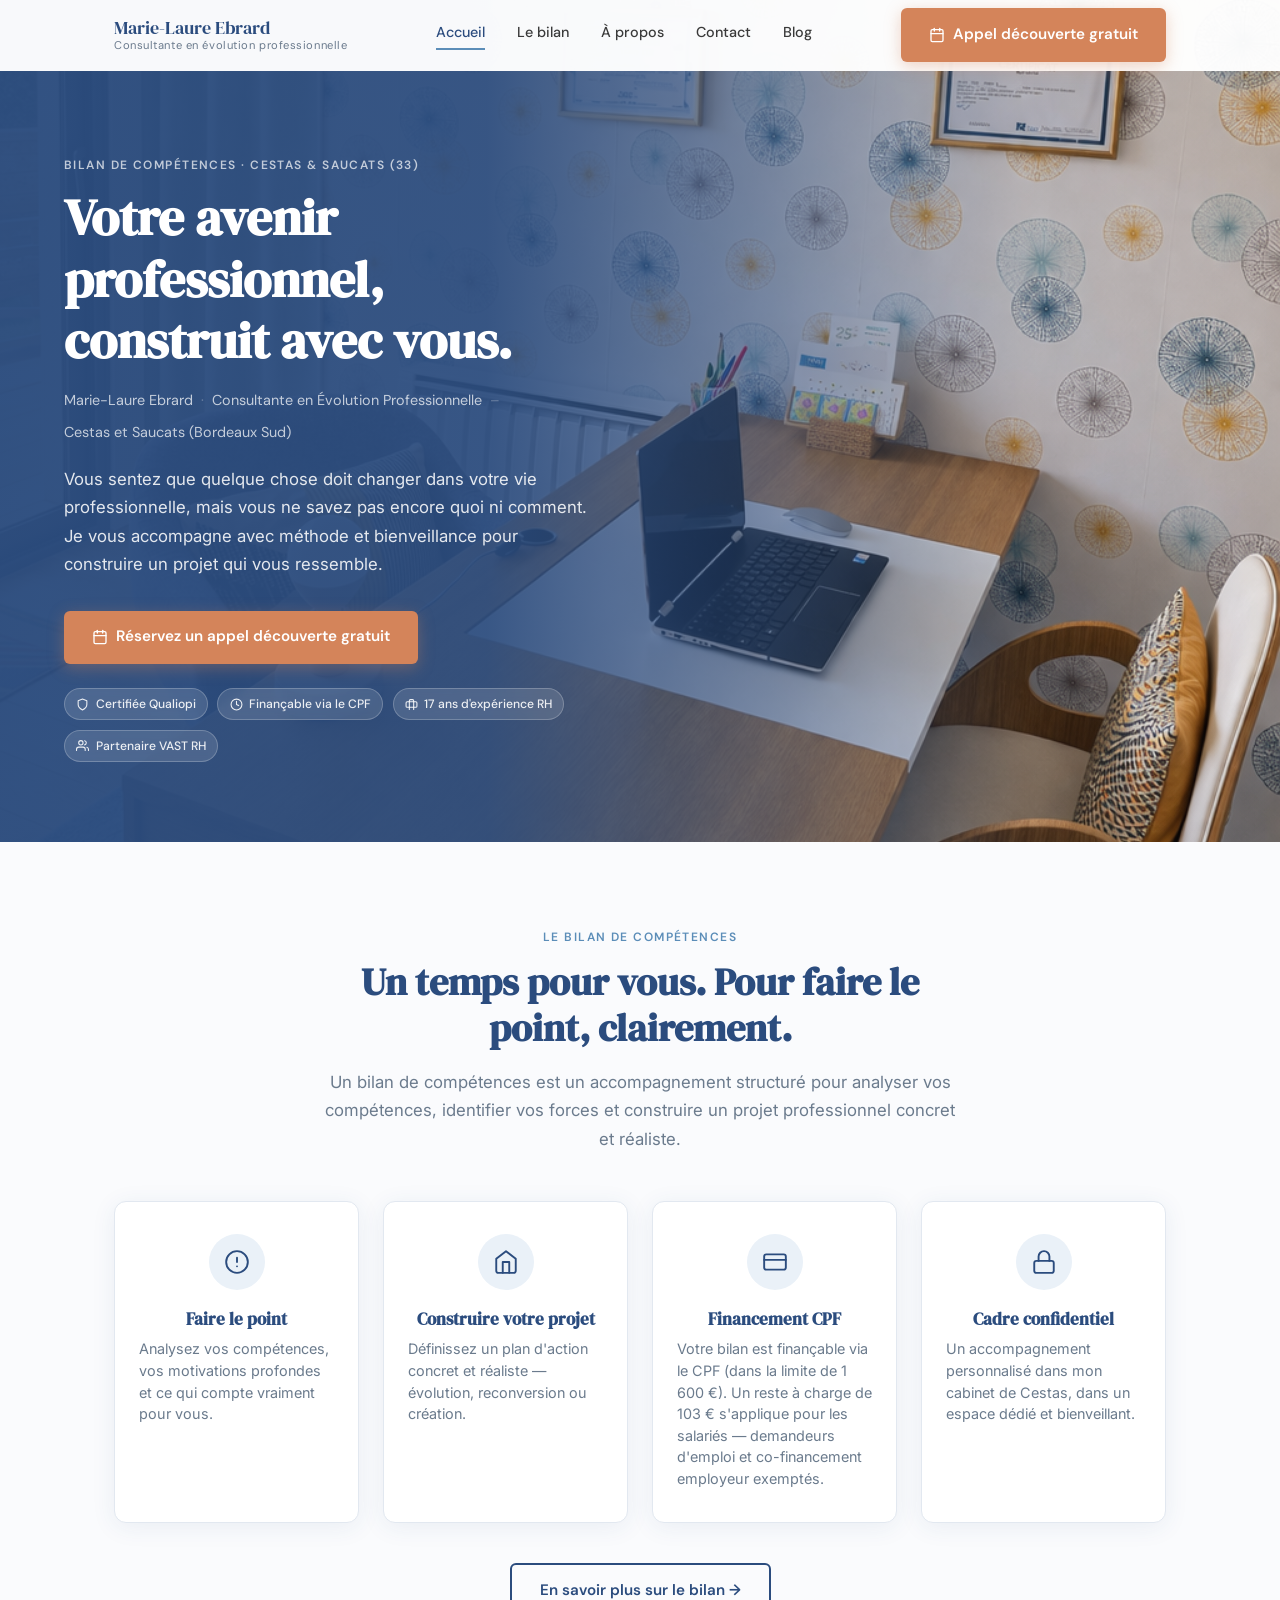
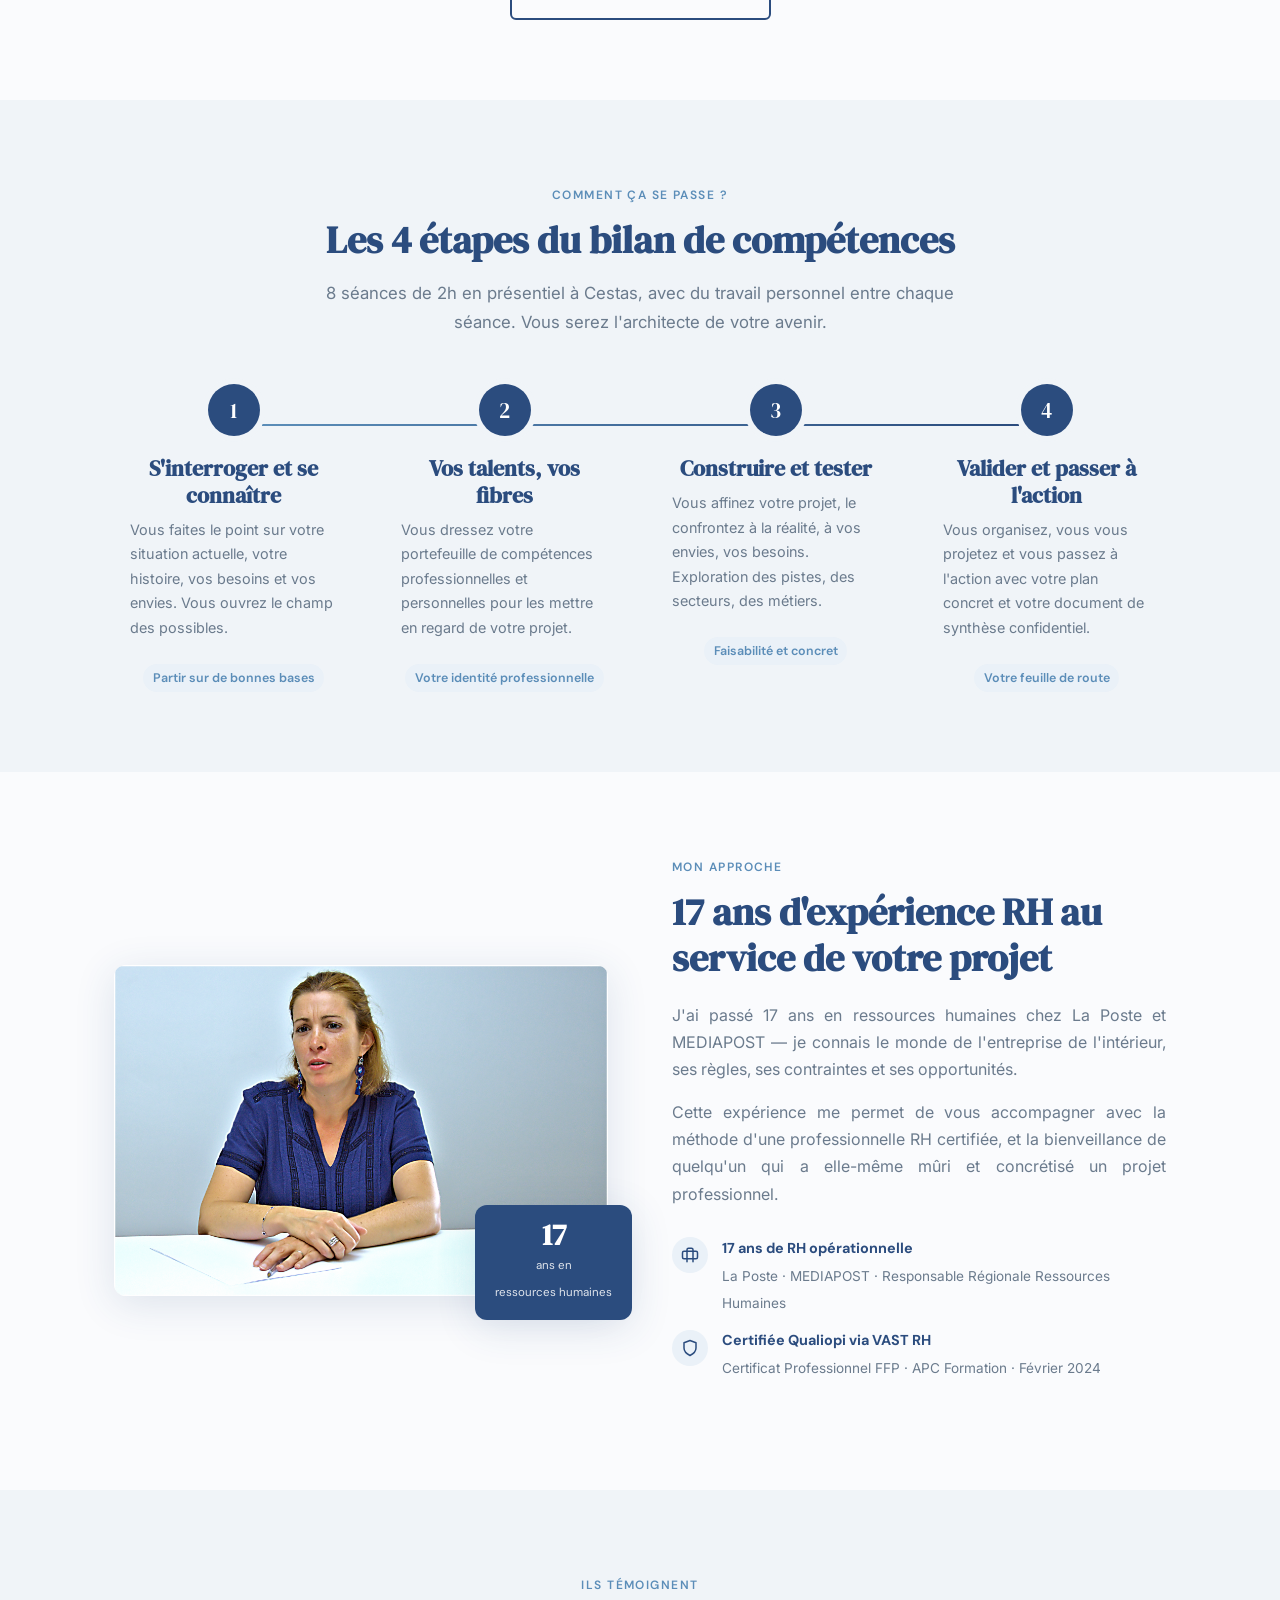
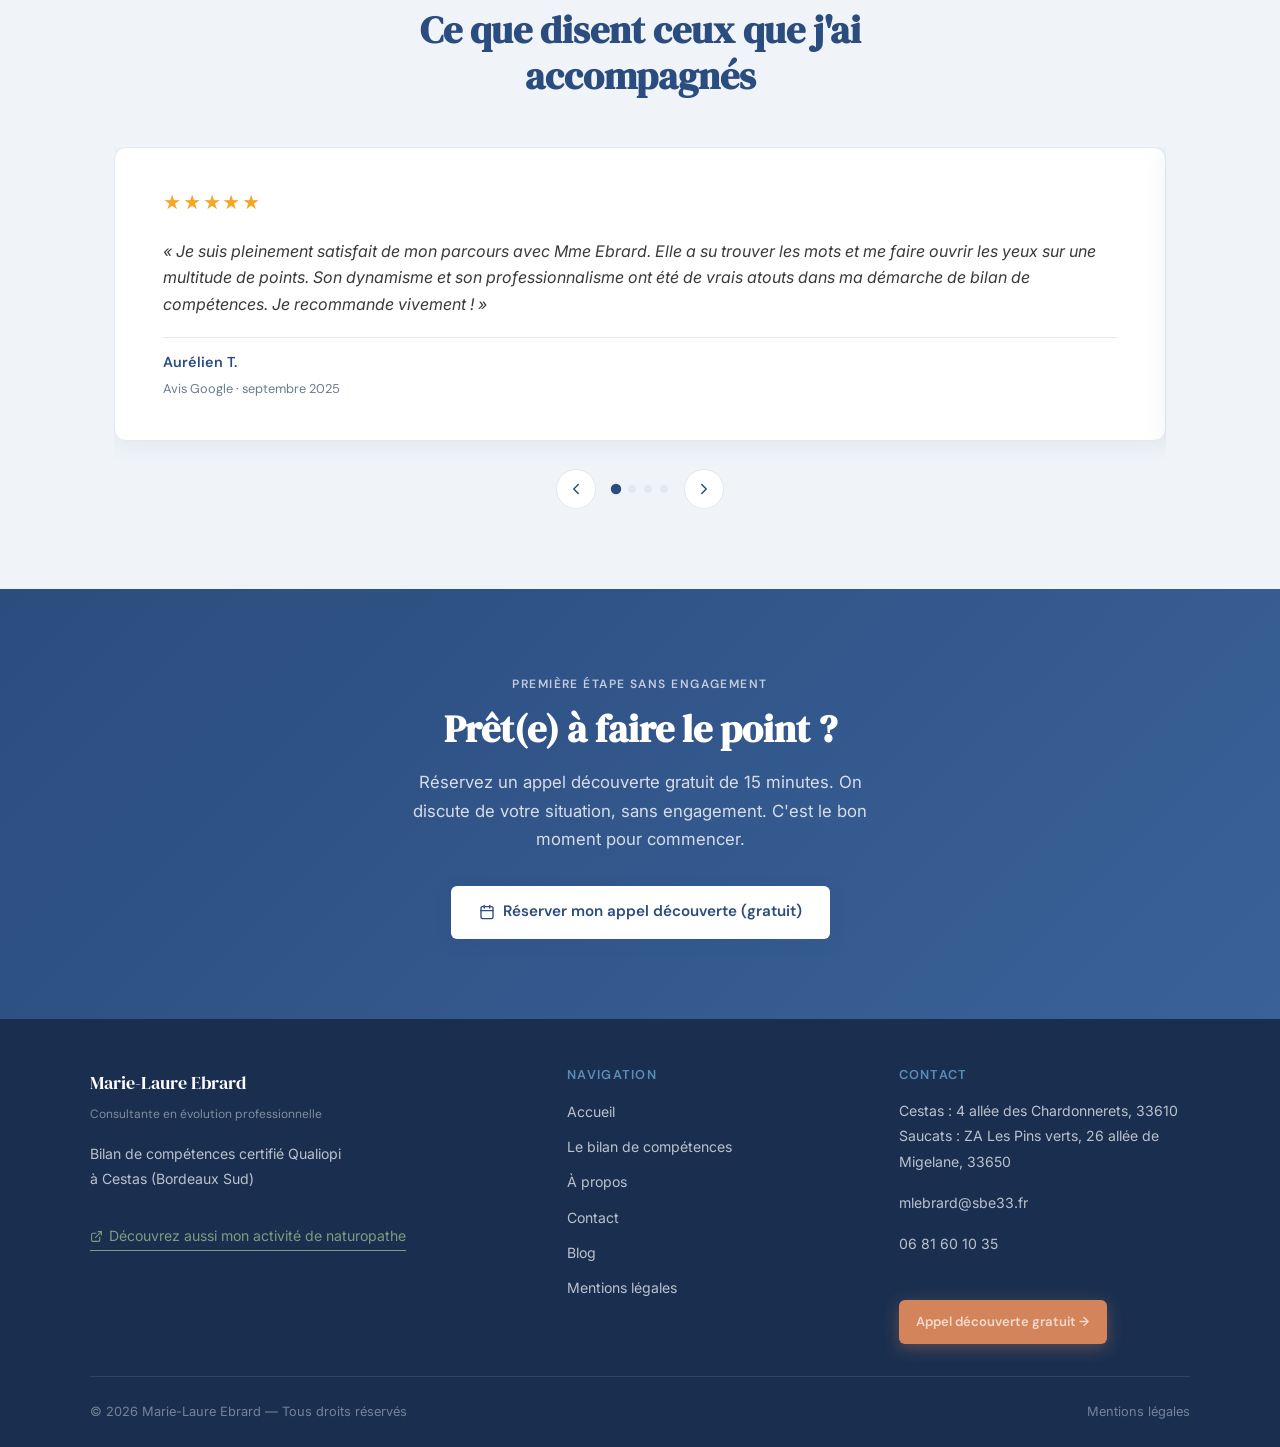
<file: index.html>
<!DOCTYPE html>
<html lang="fr">
<head>
  <meta charset="UTF-8">
  <meta name="viewport" content="width=device-width, initial-scale=1.0">
  <title>Marie-Laure Ebrard — Bilan de compétences | Cestas (33)</title>
  <meta name="description" content="Consultante en bilan de compétences à Cestas (Bordeaux Sud). 17 ans d'expérience RH, certifiée Qualiopi, financement CPF possible. Prenez un appel découverte gratuit.">
  <meta name="robots" content="index, follow">

  <!-- Open Graph -->
  <meta property="og:title" content="Marie-Laure Ebrard — Bilan de compétences | Cestas">
  <meta property="og:description" content="Consultante en évolution professionnelle à Cestas. Bilan de compétences certifié Qualiopi, financement CPF. 17 ans de RH opérationnelle.">
  <meta property="og:type" content="website">
  <meta property="og:locale" content="fr_FR">

  <!-- Fonts -->
  <link rel="preconnect" href="https://fonts.googleapis.com">
  <link rel="preconnect" href="https://fonts.gstatic.com" crossorigin>
  <link href="https://fonts.googleapis.com/css2?family=DM+Serif+Display:ital@0;1&family=DM+Sans:opsz,wght@9..40,400;9..40,500;9..40,600&family=Inter:wght@400;500;600&display=swap" rel="stylesheet">

  <link rel="stylesheet" href="assets/css/style.css?v=7">
</head>
<body>

<!-- ================================================
     HEADER
     ================================================ -->
<header class="site-header" role="banner">
  <div class="header-inner">
    <a href="index.html" class="logo" aria-label="Accueil">
      <span class="logo-nom">Marie-Laure Ebrard</span>
      <span class="logo-titre">Consultante en évolution professionnelle</span>
    </a>

    <button class="menu-toggle" aria-label="Ouvrir le menu" aria-expanded="false">
      <span></span><span></span><span></span>
    </button>

    <nav class="nav-principale" aria-label="Navigation principale">
      <a href="index.html">Accueil</a>
      <a href="bilan.html">Le bilan</a>
      <a href="apropos.html">À propos</a>
      <a href="contact.html">Contact</a>
      <a href="blog/index.html">Blog</a>
    </nav>

    <div class="nav-cta">
      <a href="https://cal.eu/mlebrard/decouverte-bilan" class="btn btn--principal" target="_blank" rel="noopener">
        <svg width="16" height="16" viewBox="0 0 24 24" fill="none" stroke="currentColor" stroke-width="2" stroke-linecap="round" stroke-linejoin="round" aria-hidden="true"><rect x="3" y="4" width="18" height="18" rx="2" ry="2"/><line x1="16" y1="2" x2="16" y2="6"/><line x1="8" y1="2" x2="8" y2="6"/><line x1="3" y1="10" x2="21" y2="10"/></svg>
        Appel découverte gratuit
      </a>
    </div>
  </div>
</header>

<!-- ================================================
     HERO
     ================================================ -->
<section class="hero" aria-label="Introduction">
  <img class="hero-bg" src="assets/images/cabinet/bureau.png" alt="" aria-hidden="true" loading="eager">
  <div class="hero-overlay" aria-hidden="true"></div>
  <div class="hero-contenu">
    <span class="etiquette etiquette--claire">Bilan de compétences · Cestas &amp; Saucats (33)</span>
    <h1>Votre avenir professionnel,<br>construit avec vous.</h1>

    <p class="hero-identite">
      Marie-Laure Ebrard
      <span class="separateur">·</span>
      Consultante en Évolution Professionnelle
      <span class="separateur">–</span>
      Cestas et Saucats (Bordeaux Sud)
    </p>

    <p class="hero-accroche">
      Vous sentez que quelque chose doit changer dans votre vie professionnelle,
      mais vous ne savez pas encore quoi ni comment.
      Je vous accompagne avec méthode et bienveillance pour construire un projet qui vous ressemble.
    </p>

    <a href="https://cal.eu/mlebrard/decouverte-bilan" class="btn btn--principal" target="_blank" rel="noopener">
      <svg width="16" height="16" viewBox="0 0 24 24" fill="none" stroke="currentColor" stroke-width="2" stroke-linecap="round" stroke-linejoin="round" aria-hidden="true"><rect x="3" y="4" width="18" height="18" rx="2" ry="2"/><line x1="16" y1="2" x2="16" y2="6"/><line x1="8" y1="2" x2="8" y2="6"/><line x1="3" y1="10" x2="21" y2="10"/></svg>
      Réservez un appel découverte gratuit
    </a>

    <div class="hero-badges">
      <span class="badge">
        <svg viewBox="0 0 24 24" fill="none" stroke="currentColor" stroke-width="2" stroke-linecap="round" stroke-linejoin="round" aria-hidden="true"><path d="M12 22s8-4 8-10V5l-8-3-8 3v7c0 6 8 10 8 10z"/></svg>
        Certifiée Qualiopi
      </span>
      <span class="badge">
        <svg viewBox="0 0 24 24" fill="none" stroke="currentColor" stroke-width="2" stroke-linecap="round" stroke-linejoin="round" aria-hidden="true"><circle cx="12" cy="12" r="10"/><polyline points="12 6 12 12 16 14"/></svg>
        Finançable via le CPF
      </span>
      <span class="badge">
        <svg viewBox="0 0 24 24" fill="none" stroke="currentColor" stroke-width="2" stroke-linecap="round" stroke-linejoin="round" aria-hidden="true"><path d="M20 7H4a2 2 0 0 0-2 2v6a2 2 0 0 0 2 2h16a2 2 0 0 0 2-2V9a2 2 0 0 0-2-2z"/><path d="M16 21V5a2 2 0 0 0-2-2h-4a2 2 0 0 0-2 2v16"/></svg>
        17 ans d'expérience RH
      </span>
      <span class="badge">
        <svg viewBox="0 0 24 24" fill="none" stroke="currentColor" stroke-width="2" stroke-linecap="round" stroke-linejoin="round" aria-hidden="true"><path d="M17 21v-2a4 4 0 0 0-4-4H5a4 4 0 0 0-4 4v2"/><circle cx="9" cy="7" r="4"/><path d="M23 21v-2a4 4 0 0 0-3-3.87"/><path d="M16 3.13a4 4 0 0 1 0 7.75"/></svg>
        Partenaire VAST RH
      </span>
    </div>
  </div>
</section>

<!-- ================================================
     SECTION : CE QUE LE BILAN PEUT VOUS APPORTER
     ================================================ -->
<section class="section section--blanc">
  <div class="conteneur">
    <div class="section-entete fade-in">
      <span class="etiquette">Le bilan de compétences</span>
      <h2>Un temps pour vous. Pour faire le point, clairement.</h2>
      <p>
        Un bilan de compétences est un accompagnement structuré
        pour analyser vos compétences, identifier vos forces et construire un projet professionnel
        concret et réaliste.
      </p>
    </div>

    <div class="grille-avantages">
      <div class="carte-avantage fade-in">
        <div class="carte-icone">
          <!-- Icône "Faire le point" -->
          <svg viewBox="0 0 24 24" fill="none" stroke="currentColor" stroke-width="1.75" stroke-linecap="round" stroke-linejoin="round" aria-hidden="true"><circle cx="12" cy="12" r="10"/><line x1="12" y1="8" x2="12" y2="12"/><line x1="12" y1="16" x2="12.01" y2="16"/></svg>
        </div>
        <h3>Faire le point</h3>
        <p>Analysez vos compétences, vos motivations profondes et ce qui compte vraiment pour vous.</p>
      </div>

      <div class="carte-avantage fade-in">
        <div class="carte-icone">
          <!-- Icône "Construire votre projet" -->
          <svg viewBox="0 0 24 24" fill="none" stroke="currentColor" stroke-width="1.75" stroke-linecap="round" stroke-linejoin="round" aria-hidden="true"><path d="M3 9l9-7 9 7v11a2 2 0 0 1-2 2H5a2 2 0 0 1-2-2z"/><polyline points="9 22 9 12 15 12 15 22"/></svg>
        </div>
        <h3>Construire votre projet</h3>
        <p>Définissez un plan d'action concret et réaliste — évolution, reconversion ou création.</p>
      </div>

      <div class="carte-avantage fade-in">
        <div class="carte-icone">
          <!-- Icône "Financement CPF" -->
          <svg viewBox="0 0 24 24" fill="none" stroke="currentColor" stroke-width="1.75" stroke-linecap="round" stroke-linejoin="round" aria-hidden="true"><rect x="2" y="5" width="20" height="14" rx="2"/><line x1="2" y1="10" x2="22" y2="10"/></svg>
        </div>
        <h3>Financement CPF</h3>
        <p>Votre bilan est finançable via le CPF (dans la limite de 1 600 €). Un reste à charge de 103 € s'applique pour les salariés — demandeurs d'emploi et co-financement employeur exemptés.</p>
      </div>

      <div class="carte-avantage fade-in">
        <div class="carte-icone">
          <!-- Icône "Cadre confidentiel" -->
          <svg viewBox="0 0 24 24" fill="none" stroke="currentColor" stroke-width="1.75" stroke-linecap="round" stroke-linejoin="round" aria-hidden="true"><rect x="3" y="11" width="18" height="11" rx="2" ry="2"/><path d="M7 11V7a5 5 0 0 1 10 0v4"/></svg>
        </div>
        <h3>Cadre confidentiel</h3>
        <p>Un accompagnement personnalisé dans mon cabinet de Cestas, dans un espace dédié et bienveillant.</p>
      </div>
    </div>

    <div class="section-lien fade-in">
      <a href="bilan.html" class="btn btn--secondaire">En savoir plus sur le bilan →</a>
    </div>
  </div>
</section>

<!-- ================================================
     SECTION : LES 4 ÉTAPES
     ================================================ -->
<section class="section section--gris">
  <div class="conteneur">
    <div class="section-entete fade-in">
      <span class="etiquette">Comment ça se passe ?</span>
      <h2>Les 4 étapes du bilan de compétences</h2>
      <p>8 séances de 2h en présentiel à Cestas, avec du travail personnel entre chaque séance. Vous serez l'architecte de votre avenir.</p>
    </div>

    <div class="phases">
      <div class="phase fade-in">
        <div class="phase-numero">1</div>
        <h3>S'interroger et se connaître</h3>
        <p>Vous faites le point sur votre situation actuelle, votre histoire, vos besoins et vos envies. Vous ouvrez le champ des possibles.</p>
        <span class="phase-duree">Partir sur de bonnes bases</span>
      </div>

      <div class="phase fade-in">
        <div class="phase-numero">2</div>
        <h3>Vos talents, vos fibres</h3>
        <p>Vous dressez votre portefeuille de compétences professionnelles et personnelles pour les mettre en regard de votre projet.</p>
        <span class="phase-duree">Votre identité professionnelle</span>
      </div>

      <div class="phase fade-in">
        <div class="phase-numero">3</div>
        <h3>Construire et tester</h3>
        <p>Vous affinez votre projet, le confrontez à la réalité, à vos envies, vos besoins. Exploration des pistes, des secteurs, des métiers.</p>
        <span class="phase-duree">Faisabilité et concret</span>
      </div>

      <div class="phase fade-in">
        <div class="phase-numero">4</div>
        <h3>Valider et passer à l'action</h3>
        <p>Vous organisez, vous vous projetez et vous passez à l'action avec votre plan concret et votre document de synthèse confidentiel.</p>
        <span class="phase-duree">Votre feuille de route</span>
      </div>
    </div>
  </div>
</section>

<!-- ================================================
     SECTION : MON APPROCHE
     ================================================ -->
<section class="section section--blanc" id="approche">
  <div class="conteneur">
    <div class="approche-grille">
      <div class="approche-image fade-in">
        <img src="assets/images/ml-portrait.jpg"
             alt="Marie-Laure Ebrard, consultante en bilan de compétences à Cestas"
             loading="lazy">
        <div class="approche-badge-flottant">
          <strong>17</strong>
          <span>ans en<br>ressources humaines</span>
        </div>
      </div>

      <div class="approche-texte fade-in">
        <span class="etiquette">Mon approche</span>
        <h2>17 ans d'expérience RH au service de votre projet</h2>
        <p>
          J'ai passé 17 ans en ressources humaines chez La Poste et MEDIAPOST — je connais le monde de
          l'entreprise de l'intérieur, ses règles, ses contraintes et ses opportunités.
        </p>
        <p>
          Cette expérience me permet de vous accompagner avec la méthode d'une professionnelle RH certifiée,
          et la bienveillance de quelqu'un qui a elle-même mûri et concrétisé un projet professionnel.
        </p>

        <div class="approche-competences">
          <div class="competence">
            <div class="competence-icone">
              <svg viewBox="0 0 24 24" fill="none" stroke="currentColor" stroke-width="2" stroke-linecap="round" stroke-linejoin="round" aria-hidden="true"><path d="M20 7H4a2 2 0 0 0-2 2v6a2 2 0 0 0 2 2h16a2 2 0 0 0 2-2V9a2 2 0 0 0-2-2z"/><path d="M16 21V5a2 2 0 0 0-2-2h-4a2 2 0 0 0-2 2v16"/></svg>
            </div>
            <div class="competence-texte">
              <strong>17 ans de RH opérationnelle</strong>
              <span>La Poste · MEDIAPOST · Responsable Régionale Ressources Humaines</span>
            </div>
          </div>

          <div class="competence">
            <div class="competence-icone">
              <svg viewBox="0 0 24 24" fill="none" stroke="currentColor" stroke-width="2" stroke-linecap="round" stroke-linejoin="round" aria-hidden="true"><path d="M12 22s8-4 8-10V5l-8-3-8 3v7c0 6 8 10 8 10z"/></svg>
            </div>
            <div class="competence-texte">
              <strong>Certifiée Qualiopi via VAST RH</strong>
              <span>Certificat Professionnel FFP · APC Formation · Février 2024</span>
            </div>
          </div>

        </div>
      </div>
    </div>
  </div>
</section>

<!-- ================================================
     SECTION : TÉMOIGNAGES
     ================================================ -->
<section class="section section--gris">
  <div class="conteneur">
    <div class="section-entete fade-in">
      <span class="etiquette">Ils témoignent</span>
      <h2>Ce que disent ceux que j'ai accompagnés</h2>
    </div>

    <div class="carousel fade-in" id="carousel-temoignages" aria-label="Témoignages clients">
      <div class="carousel-track" id="carousel-track">

        <div class="temoignage" role="group" aria-label="Témoignage 1 sur 4">
          <div class="temoignage-etoiles" aria-label="5 étoiles sur 5">★★★★★</div>
          <blockquote class="temoignage-texte">
            « Je suis pleinement satisfait de mon parcours avec Mme Ebrard. Elle a su trouver les mots et me faire ouvrir les yeux sur une multitude de points. Son dynamisme et son professionnalisme ont été de vrais atouts dans ma démarche de bilan de compétences. Je recommande vivement ! »
          </blockquote>
          <div class="temoignage-auteur">
            <span class="temoignage-nom">Aurélien T.</span>
            <span class="temoignage-source">Avis Google · septembre 2025</span>
          </div>
        </div>

        <div class="temoignage" role="group" aria-label="Témoignage 2 sur 4">
          <div class="temoignage-etoiles" aria-label="5 étoiles sur 5">★★★★★</div>
          <blockquote class="temoignage-texte">
            « Je recommande Madame Ebrard pour un bilan de compétences. Une personne très agréable, à l'écoute, qui trouve des solutions et vous aide dans les démarches. Merci Madame Ebrard. »
          </blockquote>
          <div class="temoignage-auteur">
            <span class="temoignage-nom">Philippe N.</span>
            <span class="temoignage-source">Avis Google · janvier 2026</span>
          </div>
        </div>

        <div class="temoignage" role="group" aria-label="Témoignage 3 sur 4">
          <div class="temoignage-etoiles" aria-label="5 étoiles sur 5">★★★★★</div>
          <blockquote class="temoignage-texte">
            « Madame Ebrard est formidable. Son bureau cosy est top ! Mais sa pédagogie et son écoute dépassent la perfection. Merci pour ce bilan de compétences plus que réussi. »
          </blockquote>
          <div class="temoignage-auteur">
            <span class="temoignage-nom">Mehdi</span>
            <span class="temoignage-source">Avis Google · septembre 2025</span>
          </div>
        </div>

        <div class="temoignage" role="group" aria-label="Témoignage 4 sur 4">
          <div class="temoignage-etoiles" aria-label="5 étoiles sur 5">★★★★★</div>
          <blockquote class="temoignage-texte">
            « La formatrice, Mme Ebrard, est compétente et agréable. On se sent à l'aise dans son bureau cosy. J'ai vraiment apprécié mon bilan de compétences. Je serais prête à y retourner si j'ai d'autres besoins pour ma carrière. »
          </blockquote>
          <div class="temoignage-auteur">
            <span class="temoignage-nom">Laurence J.</span>
            <span class="temoignage-source">Avis Google · février 2025</span>
          </div>
        </div>

      </div>

      <div class="carousel-nav">
        <button class="carousel-btn" id="carousel-prev" aria-label="Avis précédent">
          <svg viewBox="0 0 24 24" fill="none" stroke-width="2" stroke-linecap="round" stroke-linejoin="round" aria-hidden="true"><polyline points="15 18 9 12 15 6"/></svg>
        </button>
        <div class="carousel-dots" id="carousel-dots" role="tablist"></div>
        <button class="carousel-btn" id="carousel-next" aria-label="Avis suivant">
          <svg viewBox="0 0 24 24" fill="none" stroke-width="2" stroke-linecap="round" stroke-linejoin="round" aria-hidden="true"><polyline points="9 18 15 12 9 6"/></svg>
        </button>
      </div>
    </div>
  </div>
</section>

<!-- ================================================
     CTA FINAL
     ================================================ -->
<section class="cta-final fade-in">
  <div class="conteneur">
    <span class="etiquette etiquette--claire">Première étape sans engagement</span>
    <h2>Prêt(e) à faire le point ?</h2>
    <p>Réservez un appel découverte gratuit de 15 minutes. On discute de votre situation, sans engagement. C'est le bon moment pour commencer.</p>
    <a href="https://cal.eu/mlebrard/decouverte-bilan" class="btn btn--blanc" target="_blank" rel="noopener">
      <svg width="16" height="16" viewBox="0 0 24 24" fill="none" stroke="currentColor" stroke-width="2" stroke-linecap="round" stroke-linejoin="round" aria-hidden="true"><rect x="3" y="4" width="18" height="18" rx="2" ry="2"/><line x1="16" y1="2" x2="16" y2="6"/><line x1="8" y1="2" x2="8" y2="6"/><line x1="3" y1="10" x2="21" y2="10"/></svg>
      Réserver mon appel découverte (gratuit)
    </a>
  </div>
</section>

<!-- ================================================
     FOOTER
     ================================================ -->
<footer class="site-footer" role="contentinfo">
  <div class="footer-inner">
    <div class="footer-grille">
      <div class="footer-col">
        <div class="footer-logo-nom">Marie-Laure Ebrard</div>
        <div class="footer-logo-titre">Consultante en évolution professionnelle</div>
        <p>Bilan de compétences certifié Qualiopi<br>à Cestas (Bordeaux Sud)</p>
        <a href="https://mlebrard-naturopathe.fr" class="footer-naturo-lien" target="_blank" rel="noopener">
          <svg width="13" height="13" viewBox="0 0 24 24" fill="none" stroke="currentColor" stroke-width="2" stroke-linecap="round" stroke-linejoin="round" aria-hidden="true"><path d="M18 13v6a2 2 0 0 1-2 2H5a2 2 0 0 1-2-2V8a2 2 0 0 1 2-2h6"/><polyline points="15 3 21 3 21 9"/><line x1="10" y1="14" x2="21" y2="3"/></svg>
          Découvrez aussi mon activité de naturopathe
        </a>
      </div>

      <div class="footer-col">
        <h4>Navigation</h4>
        <ul>
          <li><a href="index.html">Accueil</a></li>
          <li><a href="bilan.html">Le bilan de compétences</a></li>
          <li><a href="apropos.html">À propos</a></li>
          <li><a href="contact.html">Contact</a></li>
          <li><a href="blog/index.html">Blog</a></li>
          <li><a href="mentions-legales.html">Mentions légales</a></li>
        </ul>
      </div>

      <div class="footer-col">
        <h4>Contact</h4>
        <p>Cestas : 4 allée des Chardonnerets, 33610<br>Saucats : ZA Les Pins verts, 26 allée de Migelane, 33650</p>
        <p><a href="mailto:mlebrard@sbe33.fr">mlebrard@sbe33.fr</a></p>
        <p><a href="tel:+33681601035">06 81 60 10 35</a></p>
        <br>
        <a href="https://cal.eu/mlebrard/decouverte-bilan" class="btn btn--principal" target="_blank" rel="noopener" style="font-size:0.82rem; padding: 0.65rem 1.1rem;">
          Appel découverte gratuit →
        </a>
      </div>
    </div>

    <div class="footer-bas">
      <span>© 2026 Marie-Laure Ebrard — Tous droits réservés</span>
      <a href="mentions-legales.html">Mentions légales</a>
    </div>
  </div>
</footer>

<script src="assets/js/main.js"></script>
</body>
</html>
</file>
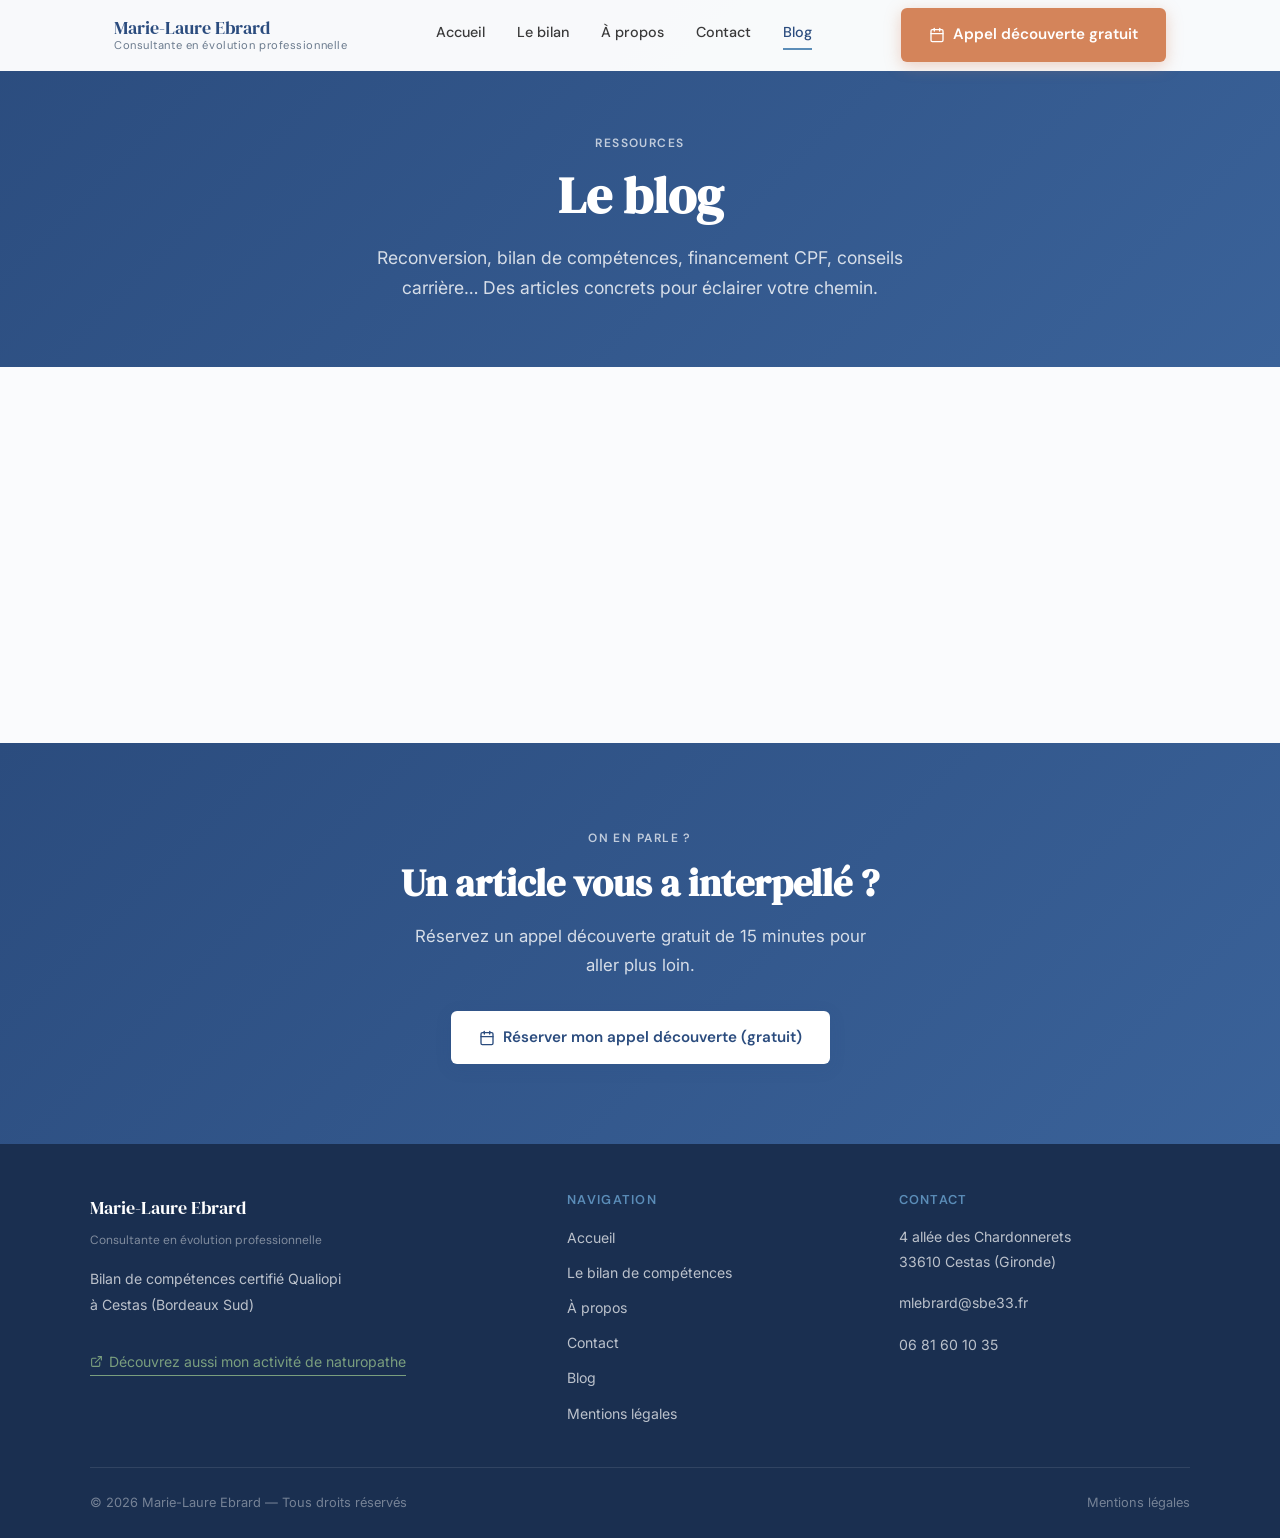
<file: blog/index.html>
<!DOCTYPE html>
<html lang="fr">
<head>
  <meta charset="UTF-8">
  <meta name="viewport" content="width=device-width, initial-scale=1.0">
  <title>Blog — Évolution professionnelle & bilan de compétences | Marie-Laure Ebrard</title>
  <meta name="description" content="Articles sur la reconversion professionnelle, le bilan de compétences, le financement CPF et les conseils carrière par Marie-Laure Ebrard, consultante à Cestas.">

  <link rel="preconnect" href="https://fonts.googleapis.com">
  <link rel="preconnect" href="https://fonts.gstatic.com" crossorigin>
  <link href="https://fonts.googleapis.com/css2?family=DM+Serif+Display:ital@0;1&family=DM+Sans:opsz,wght@9..40,400;9..40,500;9..40,600&family=Inter:wght@400;500;600&display=swap" rel="stylesheet">
  <link rel="stylesheet" href="../assets/css/style.css?v=7">

  <style>
    .page-hero {
      background: linear-gradient(135deg, var(--bleu-profond) 0%, var(--bleu-moyen) 100%);
      padding: 8rem 1.5rem 4rem;
      text-align: center;
    }
    .page-hero h1 { color: #fff; margin-bottom: 1rem; }
    .page-hero p { color: rgba(255,255,255,0.8); font-size: 1.1rem; max-width: 560px; margin: 0 auto; }

    .blog-grille {
      display: grid;
      grid-template-columns: repeat(3, 1fr);
      gap: 1.75rem;
    }

    .article-carte {
      background: #fff;
      border: 1px solid var(--bordure);
      border-radius: var(--rayon-large);
      overflow: hidden;
      box-shadow: var(--ombre);
      transition: transform 0.25s, box-shadow 0.25s;
      display: flex;
      flex-direction: column;
    }

    .article-carte:hover {
      transform: translateY(-4px);
      box-shadow: var(--ombre-forte);
    }

    .article-carte-corps {
      padding: 1.5rem;
      display: flex;
      flex-direction: column;
      flex: 1;
    }

    .article-categorie {
      font-family: var(--font-accent);
      font-size: 0.72rem;
      font-weight: 600;
      letter-spacing: 0.1em;
      text-transform: uppercase;
      color: var(--bleu-clair);
      margin-bottom: 0.6rem;
    }

    .article-carte h2 {
      font-size: 1.05rem;
      margin-bottom: 0.6rem;
      line-height: 1.35;
    }

    .article-carte h2 a {
      color: var(--bleu-profond);
      transition: color 0.2s;
    }

    .article-carte h2 a:hover { color: var(--bleu-clair); }

    .article-carte p {
      font-size: 0.87rem;
      color: var(--texte-secondaire);
      line-height: 1.6;
      flex: 1;
      margin-bottom: 1rem;
    }

    .article-meta {
      font-size: 0.78rem;
      color: var(--texte-secondaire);
      font-family: var(--font-accent);
      padding-top: 0.75rem;
      border-top: 1px solid var(--bordure);
    }

    .blog-vide {
      text-align: center;
      padding: 4rem 2rem;
      background: var(--bleu-tres-clair);
      border-radius: var(--rayon-large);
      max-width: 560px;
      margin: 0 auto;
    }

    .blog-vide p {
      color: var(--texte-secondaire);
      font-size: 0.95rem;
      margin-bottom: 0.5rem;
    }

    @media (max-width: 900px) { .blog-grille { grid-template-columns: repeat(2, 1fr); } }
    @media (max-width: 640px) { .blog-grille { grid-template-columns: 1fr; } }
  </style>
</head>
<body>

<header class="site-header" role="banner">
  <div class="header-inner">
    <a href="../index.html" class="logo">
      <span class="logo-nom">Marie-Laure Ebrard</span>
      <span class="logo-titre">Consultante en évolution professionnelle</span>
    </a>
    <button class="menu-toggle" aria-label="Ouvrir le menu" aria-expanded="false">
      <span></span><span></span><span></span>
    </button>
    <nav class="nav-principale" aria-label="Navigation principale">
      <a href="../index.html">Accueil</a>
      <a href="../bilan.html">Le bilan</a>
      <a href="../apropos.html">À propos</a>
      <a href="../contact.html">Contact</a>
      <a href="index.html">Blog</a>
    </nav>
    <div class="nav-cta">
      <a href="https://cal.eu/mlebrard/decouverte-bilan" class="btn btn--principal" target="_blank" rel="noopener">
        <svg width="16" height="16" viewBox="0 0 24 24" fill="none" stroke="currentColor" stroke-width="2" stroke-linecap="round" stroke-linejoin="round" aria-hidden="true"><rect x="3" y="4" width="18" height="18" rx="2" ry="2"/><line x1="16" y1="2" x2="16" y2="6"/><line x1="8" y1="2" x2="8" y2="6"/><line x1="3" y1="10" x2="21" y2="10"/></svg>
        Appel découverte gratuit
      </a>
    </div>
  </div>
</header>

<section class="page-hero">
  <span class="etiquette etiquette--claire">Ressources</span>
  <h1>Le blog</h1>
  <p>Reconversion, bilan de compétences, financement CPF, conseils carrière… Des articles concrets pour éclairer votre chemin.</p>
</section>

<section class="section section--blanc">
  <div class="conteneur">
    <div id="liste-articles">
      <!-- Les articles seront chargés ici par JavaScript -->
    </div>
  </div>
</section>

<section class="cta-final fade-in">
  <div class="conteneur">
    <span class="etiquette etiquette--claire">On en parle ?</span>
    <h2>Un article vous a interpellé ?</h2>
    <p>Réservez un appel découverte gratuit de 15 minutes pour aller plus loin.</p>
    <a href="https://cal.eu/mlebrard/decouverte-bilan" class="btn btn--blanc" target="_blank" rel="noopener">
      <svg width="16" height="16" viewBox="0 0 24 24" fill="none" stroke="currentColor" stroke-width="2" stroke-linecap="round" stroke-linejoin="round" aria-hidden="true"><rect x="3" y="4" width="18" height="18" rx="2" ry="2"/><line x1="16" y1="2" x2="16" y2="6"/><line x1="8" y1="2" x2="8" y2="6"/><line x1="3" y1="10" x2="21" y2="10"/></svg>
      Réserver mon appel découverte (gratuit)
    </a>
  </div>
</section>

<footer class="site-footer" role="contentinfo">
  <div class="footer-inner">
    <div class="footer-grille">
      <div class="footer-col">
        <div class="footer-logo-nom">Marie-Laure Ebrard</div>
        <div class="footer-logo-titre">Consultante en évolution professionnelle</div>
        <p>Bilan de compétences certifié Qualiopi<br>à Cestas (Bordeaux Sud)</p>
        <a href="https://mlebrard-naturopathe.fr" class="footer-naturo-lien" target="_blank" rel="noopener">
          <svg width="13" height="13" viewBox="0 0 24 24" fill="none" stroke="currentColor" stroke-width="2" stroke-linecap="round" stroke-linejoin="round" aria-hidden="true"><path d="M18 13v6a2 2 0 0 1-2 2H5a2 2 0 0 1-2-2V8a2 2 0 0 1 2-2h6"/><polyline points="15 3 21 3 21 9"/><line x1="10" y1="14" x2="21" y2="3"/></svg>
          Découvrez aussi mon activité de naturopathe
        </a>
      </div>
      <div class="footer-col">
        <h4>Navigation</h4>
        <ul>
          <li><a href="../index.html">Accueil</a></li>
          <li><a href="../bilan.html">Le bilan de compétences</a></li>
          <li><a href="../apropos.html">À propos</a></li>
          <li><a href="../contact.html">Contact</a></li>
          <li><a href="index.html">Blog</a></li>
          <li><a href="../mentions-legales.html">Mentions légales</a></li>
        </ul>
      </div>
      <div class="footer-col">
        <h4>Contact</h4>
        <p>4 allée des Chardonnerets<br>33610 Cestas (Gironde)</p>
        <p><a href="mailto:mlebrard@sbe33.fr">mlebrard@sbe33.fr</a></p>
        <p><a href="tel:+33681601035">06 81 60 10 35</a></p>
      </div>
    </div>
    <div class="footer-bas">
      <span>© 2026 Marie-Laure Ebrard — Tous droits réservés</span>
      <a href="../mentions-legales.html">Mentions légales</a>
    </div>
  </div>
</footer>

<script src="../assets/js/main.js"></script>
<script>
  // Charge les articles depuis articles.json
  fetch('articles.json')
    .then(r => r.json())
    .then(articles => {
      const conteneur = document.getElementById('liste-articles');
      if (!articles.length) {
        conteneur.innerHTML = `
          <div class="blog-vide fade-in">
            <p>Les premiers articles arrivent bientôt.</p>
            <p style="font-size:0.85rem;">En attendant, retrouvez des ressources utiles sur <a href="https://moncompteformation.gouv.fr" target="_blank" rel="noopener" style="color:var(--bleu-clair);">moncompteformation.gouv.fr</a>.</p>
          </div>`;
        return;
      }
      const grille = document.createElement('div');
      grille.className = 'blog-grille';
      articles.forEach(a => {
        grille.innerHTML += `
          <article class="article-carte fade-in">
            <div class="article-carte-corps">
              <span class="article-categorie">${a.categorie || 'Bilan de compétences'}</span>
              <h2><a href="${a.slug}.html">${a.titre}</a></h2>
              <p>${a.resume}</p>
              <div class="article-meta">${a.date}</div>
            </div>
          </article>`;
      });
      conteneur.appendChild(grille);

      // Active le fade-in après injection
      setTimeout(() => {
        document.querySelectorAll('.fade-in').forEach(el => el.classList.add('visible'));
      }, 50);
    })
    .catch(() => {
      document.getElementById('liste-articles').innerHTML = `
        <div class="blog-vide">
          <p>Les premiers articles arrivent bientôt.</p>
        </div>`;
    });
</script>
</body>
</html>
</file>
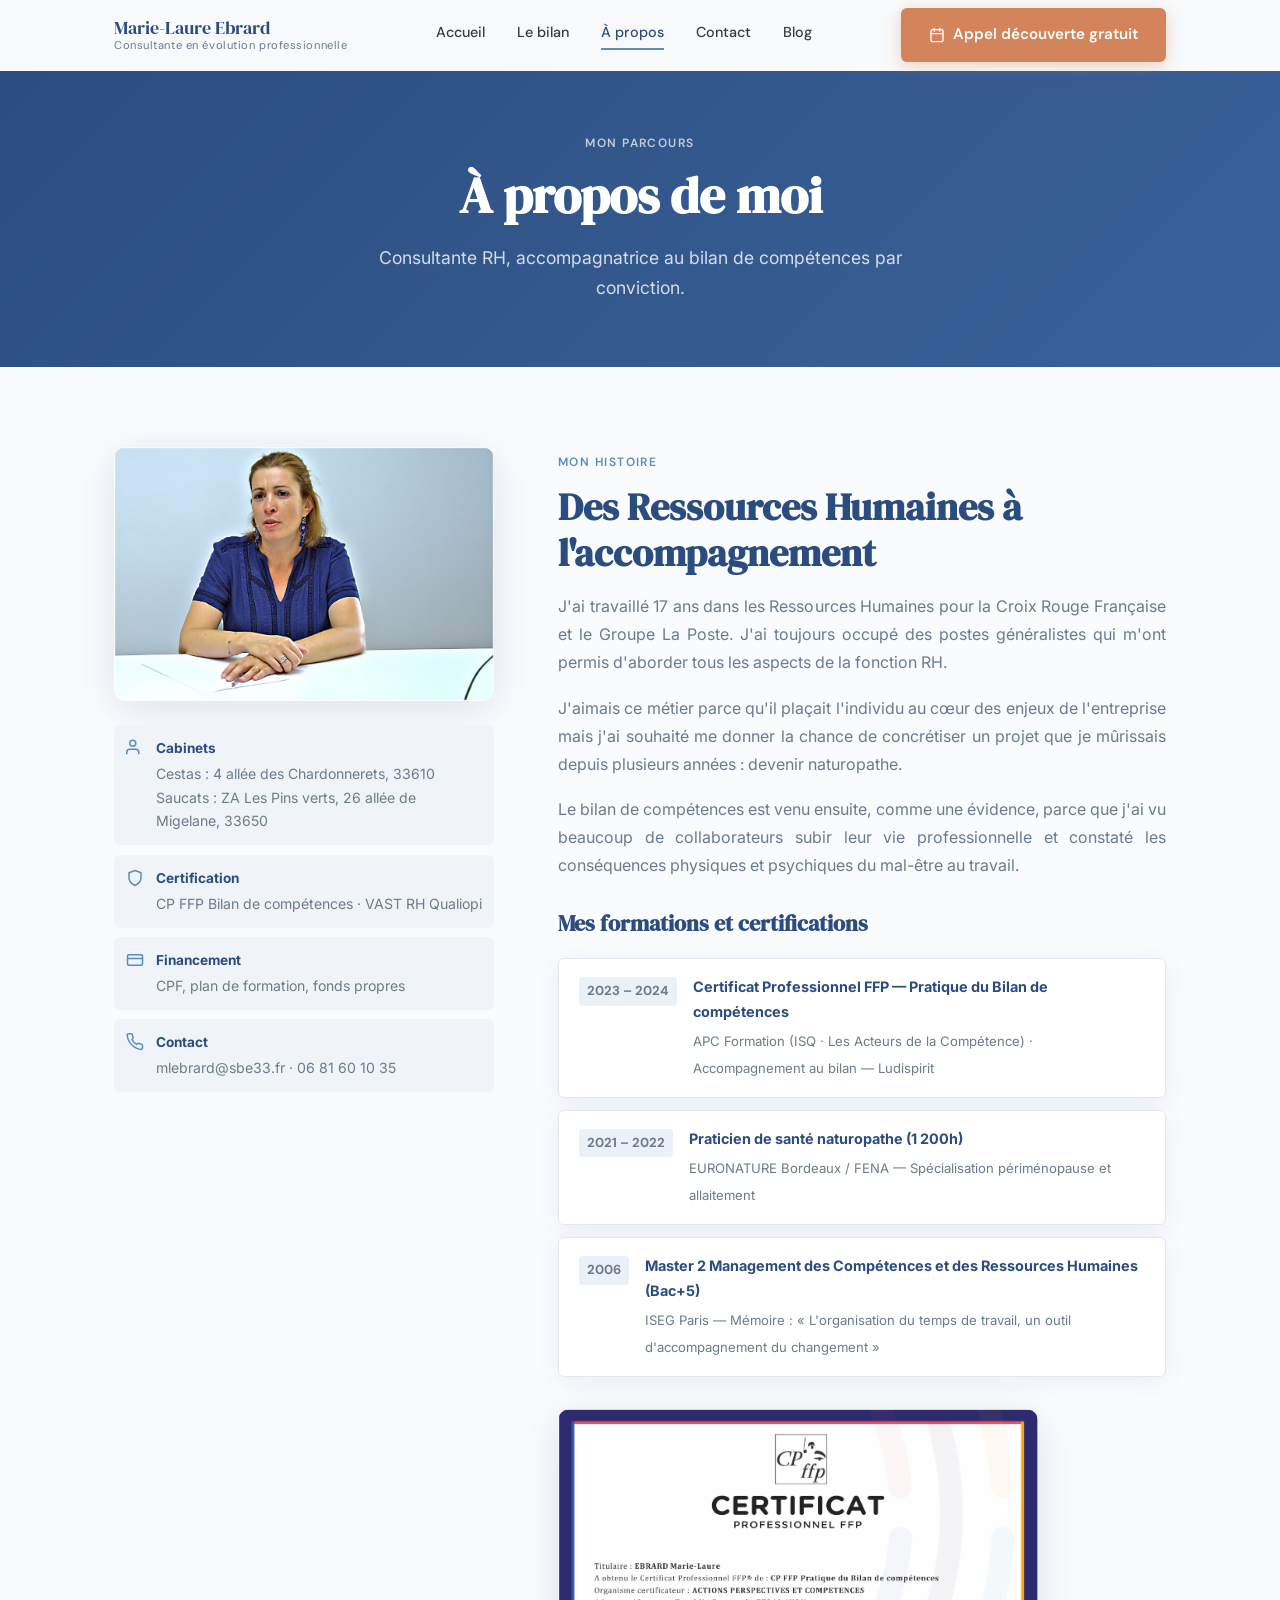
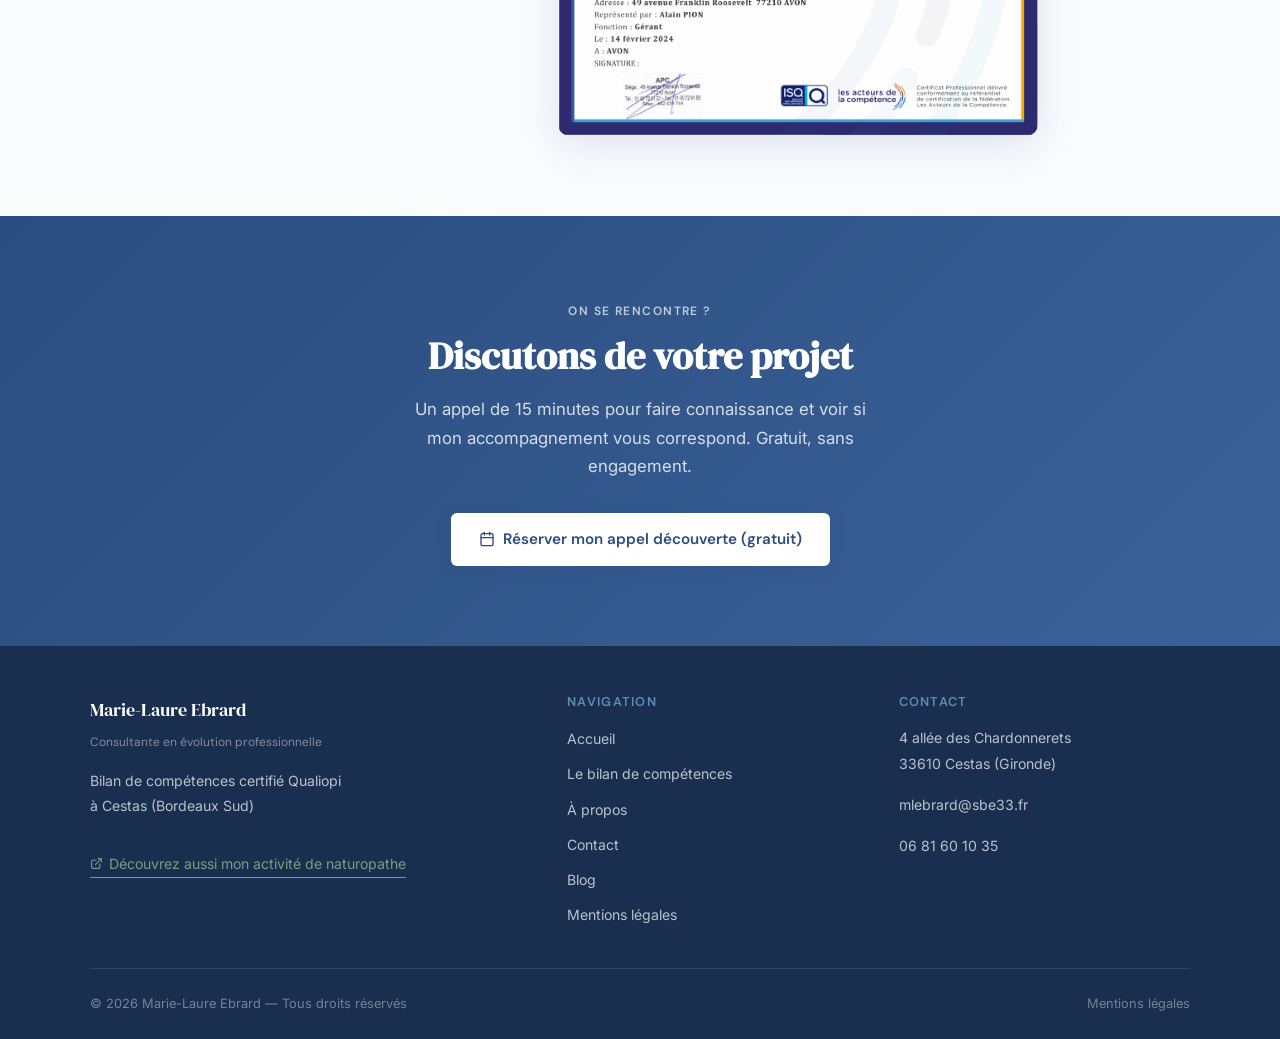
<file: apropos.html>
<!DOCTYPE html>
<html lang="fr">
<head>
  <meta charset="UTF-8">
  <meta name="viewport" content="width=device-width, initial-scale=1.0">
  <title>À propos — Marie-Laure Ebrard | Consultante en bilan de compétences</title>
  <meta name="description" content="Qui est Marie-Laure Ebrard ? 17 ans de RH chez La Poste, naturopathe diplômée, certifiée bilan de compétences. Découvrez son parcours authentique.">

  <link rel="preconnect" href="https://fonts.googleapis.com">
  <link rel="preconnect" href="https://fonts.gstatic.com" crossorigin>
  <link href="https://fonts.googleapis.com/css2?family=DM+Serif+Display:ital@0;1&family=DM+Sans:opsz,wght@9..40,400;9..40,500;9..40,600&family=Inter:wght@400;500;600&display=swap" rel="stylesheet">
  <link rel="stylesheet" href="assets/css/style.css?v=7">

  <style>
    .page-hero {
      background: linear-gradient(135deg, var(--bleu-profond) 0%, var(--bleu-moyen) 100%);
      padding: 8rem 1.5rem 4rem;
      text-align: center;
    }
    .page-hero h1 { color: #fff; margin-bottom: 1rem; }
    .page-hero p { color: rgba(255,255,255,0.8); font-size: 1.1rem; max-width: 560px; margin: 0 auto; }

    .parcours-grille {
      display: grid;
      grid-template-columns: 1fr 1.6fr;
      gap: 4rem;
      align-items: start;
    }

    .portrait-bloc {
      position: sticky;
      top: 90px;
    }

    .portrait-bloc img {
      width: 100%;
      border-radius: var(--rayon-large);
      box-shadow: var(--ombre-forte);
      display: block;
      margin-bottom: 1.5rem;
    }

    .portrait-infos {
      display: flex;
      flex-direction: column;
      gap: 0.6rem;
    }

    .info-item {
      display: flex;
      align-items: flex-start;
      gap: 0.75rem;
      padding: 0.75rem;
      background: var(--gris-bleu);
      border-radius: var(--rayon);
      font-size: 0.88rem;
    }

    .info-item svg {
      width: 18px;
      height: 18px;
      color: var(--bleu-clair);
      flex-shrink: 0;
      margin-top: 0.1rem;
    }

    .info-item strong {
      display: block;
      color: var(--bleu-profond);
      font-size: 0.85rem;
      margin-bottom: 0.1rem;
    }

    .info-item span {
      color: var(--texte-secondaire);
    }

    .parcours-texte h2 {
      margin-bottom: 1rem;
    }

    .parcours-texte p {
      color: var(--texte-secondaire);
      margin-bottom: 1.1rem;
      line-height: 1.75;
    }

    .citation {
      border-left: 4px solid var(--bleu-clair);
      padding: 1rem 1.5rem;
      margin: 1.75rem 0;
      background: var(--bleu-tres-clair);
      border-radius: 0 var(--rayon-large) var(--rayon-large) 0;
    }

    .citation p {
      font-style: italic;
      font-size: 1.05rem;
      color: var(--bleu-profond);
      margin: 0;
    }

    .formations-liste {
      display: flex;
      flex-direction: column;
      gap: 0.75rem;
      margin-top: 1.25rem;
    }

    .formation-item {
      display: flex;
      align-items: flex-start;
      gap: 1rem;
      padding: 1rem 1.25rem;
      background: #fff;
      border: 1px solid var(--bordure);
      border-radius: var(--rayon);
      box-shadow: var(--ombre);
    }

    .formation-annee {
      font-family: var(--font-accent);
      font-size: 0.78rem;
      font-weight: 700;
      color: var(--bleu-clair);
      background: var(--bleu-tres-clair);
      padding: 0.2rem 0.5rem;
      border-radius: 4px;
      white-space: nowrap;
      margin-top: 0.1rem;
    }

    .formation-item strong {
      display: block;
      font-size: 0.9rem;
      color: var(--bleu-profond);
      margin-bottom: 0.15rem;
    }

    .formation-item span {
      font-size: 0.82rem;
      color: var(--texte-secondaire);
    }

    .synergie-bloc {
      display: grid;
      grid-template-columns: 1fr 1fr;
      gap: 2rem;
      margin-top: 1.5rem;
    }

    .synergie-carte {
      padding: 1.75rem;
      border-radius: var(--rayon-large);
      border: 1px solid var(--bordure);
      background: #fff;
      box-shadow: var(--ombre);
    }

    .synergie-carte h3 { font-size: 1rem; margin-bottom: 0.75rem; }
    .synergie-carte p { font-size: 0.88rem; color: var(--texte-secondaire); }

    @media (max-width: 640px) {
      .parcours-grille { grid-template-columns: 1fr; }
      .portrait-bloc { position: static; }
      .synergie-bloc { grid-template-columns: 1fr; }
    }
  </style>
</head>
<body>

<header class="site-header" role="banner">
  <div class="header-inner">
    <a href="index.html" class="logo">
      <span class="logo-nom">Marie-Laure Ebrard</span>
      <span class="logo-titre">Consultante en évolution professionnelle</span>
    </a>
    <button class="menu-toggle" aria-label="Ouvrir le menu" aria-expanded="false">
      <span></span><span></span><span></span>
    </button>
    <nav class="nav-principale" aria-label="Navigation principale">
      <a href="index.html">Accueil</a>
      <a href="bilan.html">Le bilan</a>
      <a href="apropos.html">À propos</a>
      <a href="contact.html">Contact</a>
      <a href="blog/index.html">Blog</a>
    </nav>
    <div class="nav-cta">
      <a href="https://cal.eu/mlebrard/decouverte-bilan" class="btn btn--principal" target="_blank" rel="noopener">
        <svg width="16" height="16" viewBox="0 0 24 24" fill="none" stroke="currentColor" stroke-width="2" stroke-linecap="round" stroke-linejoin="round" aria-hidden="true"><rect x="3" y="4" width="18" height="18" rx="2" ry="2"/><line x1="16" y1="2" x2="16" y2="6"/><line x1="8" y1="2" x2="8" y2="6"/><line x1="3" y1="10" x2="21" y2="10"/></svg>
        Appel découverte gratuit
      </a>
    </div>
  </div>
</header>

<section class="page-hero">
  <span class="etiquette etiquette--claire">Mon parcours</span>
  <h1>À propos de moi</h1>
  <p>Consultante RH, accompagnatrice au bilan de compétences par conviction.</p>
</section>

<!-- PARCOURS -->
<section class="section section--blanc">
  <div class="conteneur">
    <div class="parcours-grille">

      <div class="portrait-bloc fade-in">
        <img src="assets/images/ml-portrait.jpg"
             alt="Marie-Laure Ebrard, consultante en bilan de compétences à Cestas"
             loading="lazy">

        <div class="portrait-infos">
          <div class="info-item">
            <svg viewBox="0 0 24 24" fill="none" stroke="currentColor" stroke-width="2" stroke-linecap="round" stroke-linejoin="round" aria-hidden="true"><path d="M17 21v-2a4 4 0 0 0-4-4H5a4 4 0 0 0-4 4v2"/><circle cx="9" cy="7" r="4"/></svg>
            <div>
              <strong>Cabinets</strong>
              <span>Cestas : 4 allée des Chardonnerets, 33610<br>Saucats : ZA Les Pins verts, 26 allée de Migelane, 33650</span>
            </div>
          </div>
          <div class="info-item">
            <svg viewBox="0 0 24 24" fill="none" stroke="currentColor" stroke-width="2" stroke-linecap="round" stroke-linejoin="round" aria-hidden="true"><path d="M12 22s8-4 8-10V5l-8-3-8 3v7c0 6 8 10 8 10z"/></svg>
            <div>
              <strong>Certification</strong>
              <span>CP FFP Bilan de compétences · VAST RH Qualiopi</span>
            </div>
          </div>
          <div class="info-item">
            <svg viewBox="0 0 24 24" fill="none" stroke="currentColor" stroke-width="2" stroke-linecap="round" stroke-linejoin="round" aria-hidden="true"><rect x="2" y="5" width="20" height="14" rx="2"/><line x1="2" y1="10" x2="22" y2="10"/></svg>
            <div>
              <strong>Financement</strong>
              <span>CPF, plan de formation, fonds propres</span>
            </div>
          </div>
          <div class="info-item">
            <svg viewBox="0 0 24 24" fill="none" stroke="currentColor" stroke-width="2" stroke-linecap="round" stroke-linejoin="round" aria-hidden="true"><path d="M22 16.92v3a2 2 0 0 1-2.18 2 19.79 19.79 0 0 1-8.63-3.07A19.5 19.5 0 0 1 4.69 12 19.79 19.79 0 0 1 1.62 3.4 2 2 0 0 1 3.61 1h3a2 2 0 0 1 2 1.72c.127.96.361 1.903.7 2.81a2 2 0 0 1-.45 2.11L7.91 8.96a16 16 0 0 0 6.29 6.29l.86-.86a2 2 0 0 1 2.11-.45c.907.339 1.85.573 2.81.7A2 2 0 0 1 22 16.92z"/></svg>
            <div>
              <strong>Contact</strong>
              <span>mlebrard@sbe33.fr · 06 81 60 10 35</span>
            </div>
          </div>
        </div>
      </div>

      <div class="parcours-texte fade-in">
        <span class="etiquette">Mon histoire</span>
        <h2>Des Ressources Humaines à l'accompagnement</h2>

        <p>
          J'ai travaillé 17 ans dans les Ressources Humaines pour la Croix Rouge Française et le Groupe La Poste. J'ai toujours occupé des postes généralistes qui m'ont permis d'aborder tous les aspects de la fonction RH.
        </p>

        <p>
          J'aimais ce métier parce qu'il plaçait l'individu au cœur des enjeux de l'entreprise mais j'ai souhaité me donner la chance de concrétiser un projet que je mûrissais depuis plusieurs années : devenir naturopathe.
        </p>

        <p>
          Le bilan de compétences est venu ensuite, comme une évidence, parce que j'ai vu beaucoup de collaborateurs subir leur vie professionnelle et constaté les conséquences physiques et psychiques du mal-être au travail.
        </p>

        <h3 style="margin: 2rem 0 1rem;">Mes formations et certifications</h3>

        <div class="formations-liste">
          <div class="formation-item">
            <span class="formation-annee">2023 – 2024</span>
            <div>
              <strong>Certificat Professionnel FFP — Pratique du Bilan de compétences</strong>
              <span>APC Formation (ISQ · Les Acteurs de la Compétence) · Accompagnement au bilan — Ludispirit</span>
            </div>
          </div>
          <div class="formation-item">
            <span class="formation-annee">2021 – 2022</span>
            <div>
              <strong>Praticien de santé naturopathe (1 200h)</strong>
              <span>EURONATURE Bordeaux / FENA — Spécialisation périménopause et allaitement</span>
            </div>
          </div>
          <div class="formation-item">
            <span class="formation-annee">2006</span>
            <div>
              <strong>Master 2 Management des Compétences et des Ressources Humaines (Bac+5)</strong>
              <span>ISEG Paris — Mémoire : « L'organisation du temps de travail, un outil d'accompagnement du changement »</span>
            </div>
          </div>
        </div>

        <div style="margin-top: 2rem;" class="fade-in">
          <img src="assets/images/certification-bc.png"
               alt="Certificat Professionnel FFP — Pratique du Bilan de compétences — Marie-Laure Ebrard"
               loading="lazy"
               style="max-width: 480px; width: 100%; border-radius: var(--rayon-large); box-shadow: var(--ombre-forte); display: block;">
        </div>
      </div>
    </div>
  </div>
</section>

<!-- CTA -->
<section class="cta-final fade-in">
  <div class="conteneur">
    <span class="etiquette etiquette--claire">On se rencontre ?</span>
    <h2>Discutons de votre projet</h2>
    <p>Un appel de 15 minutes pour faire connaissance et voir si mon accompagnement vous correspond. Gratuit, sans engagement.</p>
    <a href="https://cal.eu/mlebrard/decouverte-bilan" class="btn btn--blanc" target="_blank" rel="noopener">
      <svg width="16" height="16" viewBox="0 0 24 24" fill="none" stroke="currentColor" stroke-width="2" stroke-linecap="round" stroke-linejoin="round" aria-hidden="true"><rect x="3" y="4" width="18" height="18" rx="2" ry="2"/><line x1="16" y1="2" x2="16" y2="6"/><line x1="8" y1="2" x2="8" y2="6"/><line x1="3" y1="10" x2="21" y2="10"/></svg>
      Réserver mon appel découverte (gratuit)
    </a>
  </div>
</section>

<footer class="site-footer" role="contentinfo">
  <div class="footer-inner">
    <div class="footer-grille">
      <div class="footer-col">
        <div class="footer-logo-nom">Marie-Laure Ebrard</div>
        <div class="footer-logo-titre">Consultante en évolution professionnelle</div>
        <p>Bilan de compétences certifié Qualiopi<br>à Cestas (Bordeaux Sud)</p>
        <a href="https://mlebrard-naturopathe.fr" class="footer-naturo-lien" target="_blank" rel="noopener">
          <svg width="13" height="13" viewBox="0 0 24 24" fill="none" stroke="currentColor" stroke-width="2" stroke-linecap="round" stroke-linejoin="round" aria-hidden="true"><path d="M18 13v6a2 2 0 0 1-2 2H5a2 2 0 0 1-2-2V8a2 2 0 0 1 2-2h6"/><polyline points="15 3 21 3 21 9"/><line x1="10" y1="14" x2="21" y2="3"/></svg>
          Découvrez aussi mon activité de naturopathe
        </a>
      </div>
      <div class="footer-col">
        <h4>Navigation</h4>
        <ul>
          <li><a href="index.html">Accueil</a></li>
          <li><a href="bilan.html">Le bilan de compétences</a></li>
          <li><a href="apropos.html">À propos</a></li>
          <li><a href="contact.html">Contact</a></li>
          <li><a href="blog/index.html">Blog</a></li>
          <li><a href="mentions-legales.html">Mentions légales</a></li>
        </ul>
      </div>
      <div class="footer-col">
        <h4>Contact</h4>
        <p>4 allée des Chardonnerets<br>33610 Cestas (Gironde)</p>
        <p><a href="mailto:mlebrard@sbe33.fr">mlebrard@sbe33.fr</a></p>
        <p><a href="tel:+33681601035">06 81 60 10 35</a></p>
      </div>
    </div>
    <div class="footer-bas">
      <span>© 2026 Marie-Laure Ebrard — Tous droits réservés</span>
      <a href="mentions-legales.html">Mentions légales</a>
    </div>
  </div>
</footer>

<script src="assets/js/main.js"></script>
</body>
</html>
</file>
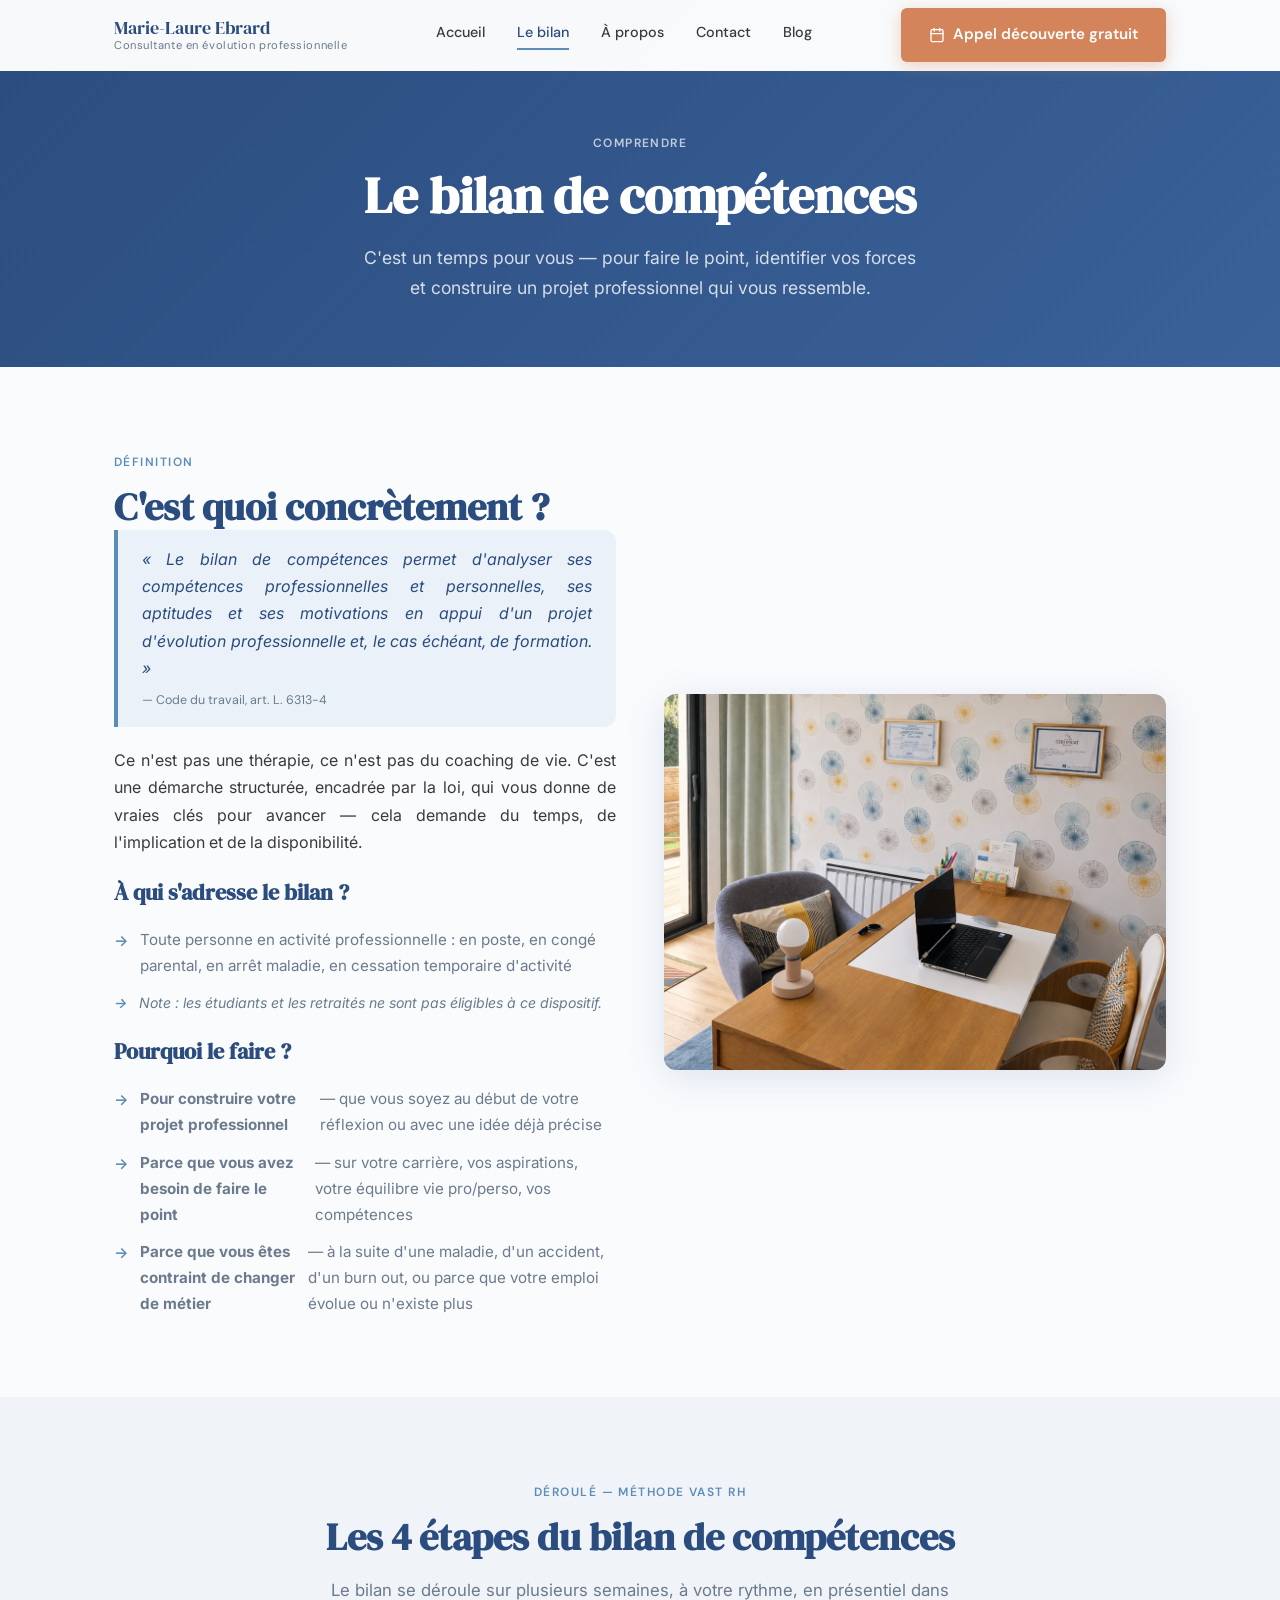
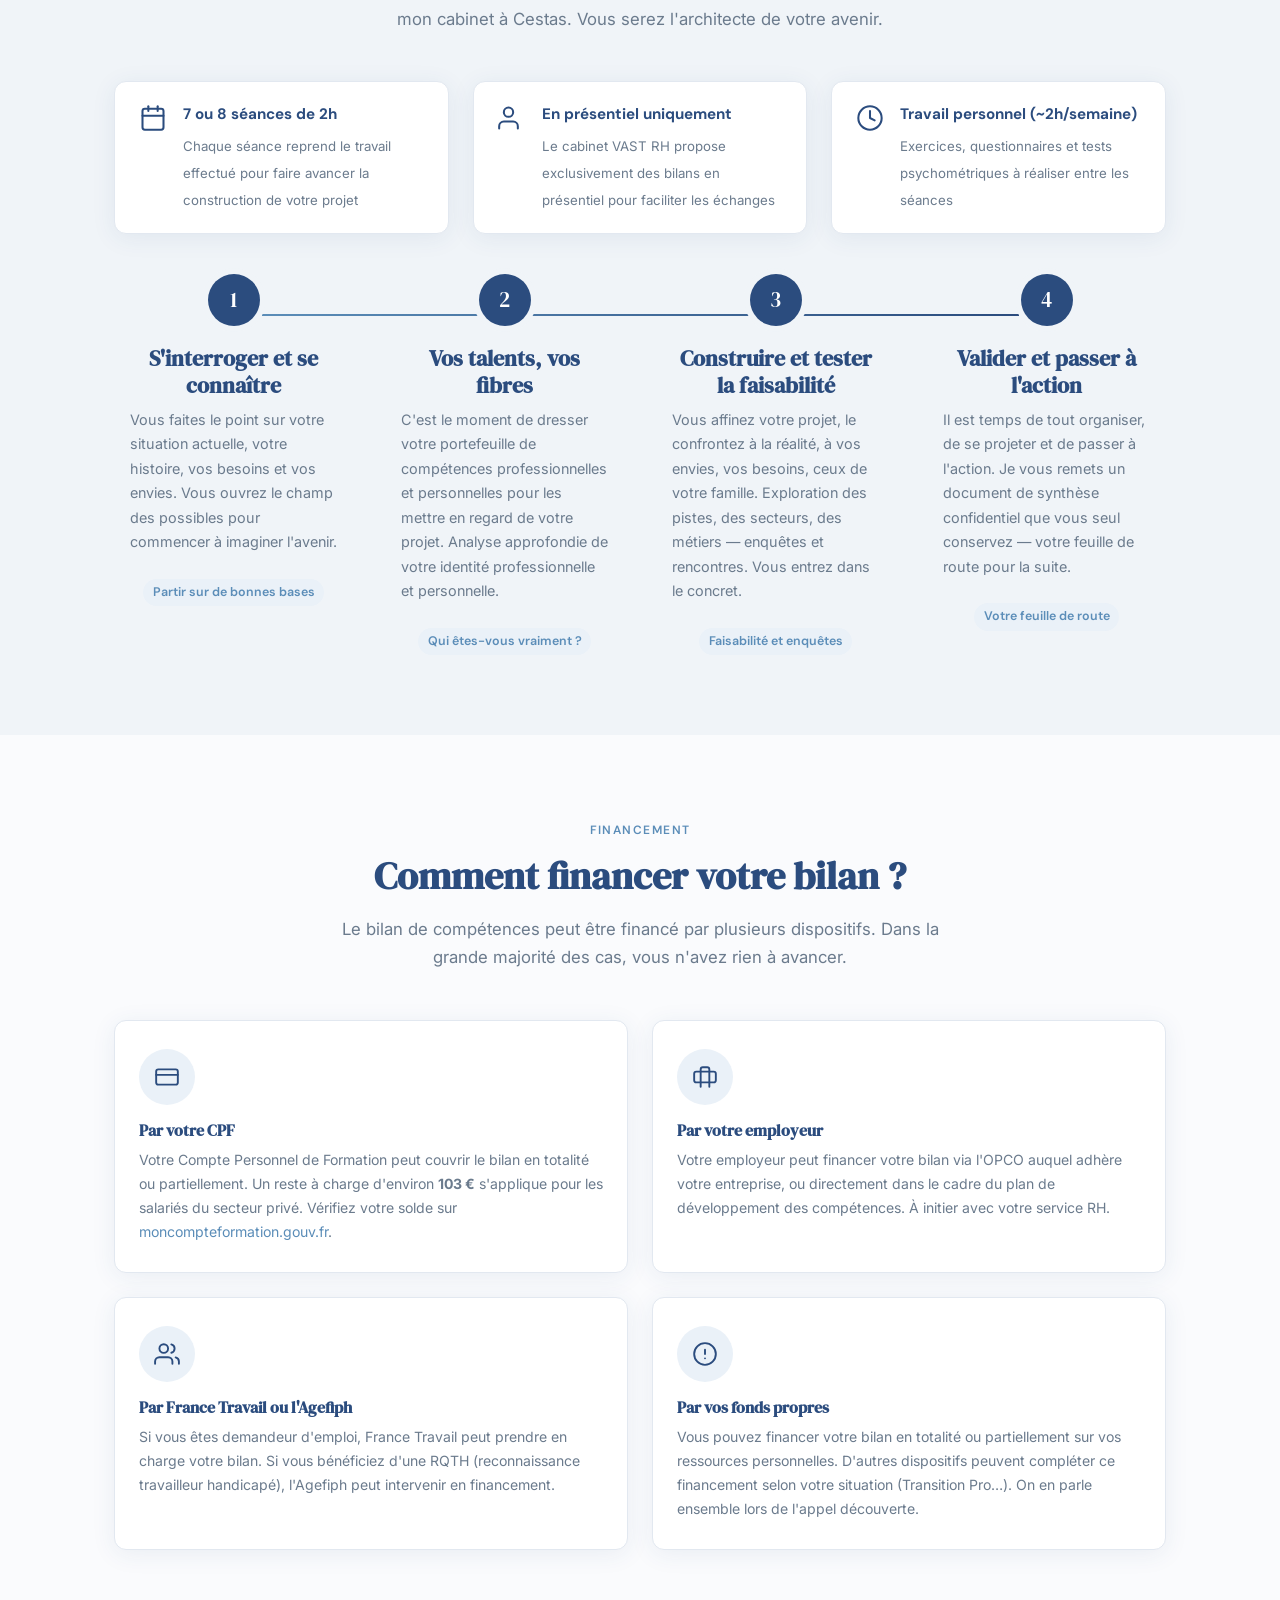
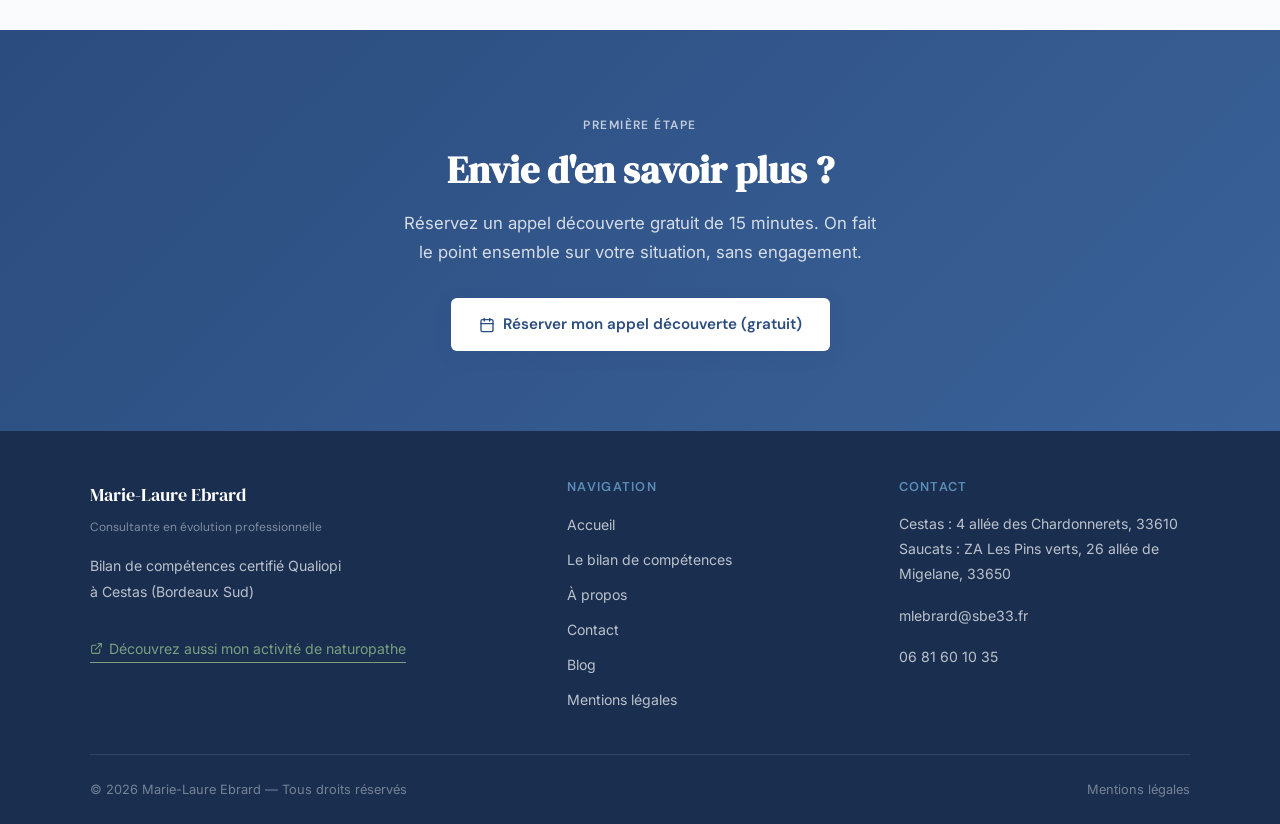
<file: bilan.html>
<!DOCTYPE html>
<html lang="fr">
<head>
  <meta charset="UTF-8">
  <meta name="viewport" content="width=device-width, initial-scale=1.0">
  <title>Bilan de compétences — Marie-Laure Ebrard | Cestas (33)</title>
  <meta name="description" content="Tout savoir sur le bilan de compétences : les 3 phases, le financement CPF, le déroulé, pourquoi choisir Marie-Laure Ebrard à Cestas (Bordeaux Sud).">

  <link rel="preconnect" href="https://fonts.googleapis.com">
  <link rel="preconnect" href="https://fonts.gstatic.com" crossorigin>
  <link href="https://fonts.googleapis.com/css2?family=DM+Serif+Display:ital@0;1&family=DM+Sans:opsz,wght@9..40,400;9..40,500;9..40,600&family=Inter:wght@400;500;600&display=swap" rel="stylesheet">
  <link rel="stylesheet" href="assets/css/style.css?v=7">

  <style>
    .page-hero {
      background: linear-gradient(135deg, var(--bleu-profond) 0%, var(--bleu-moyen) 100%);
      padding: 8rem 1.5rem 4rem;
      text-align: center;
    }
    .page-hero h1 { color: #fff; margin-bottom: 1rem; }
    .page-hero p { color: rgba(255,255,255,0.8); font-size: 1.1rem; max-width: 560px; margin: 0 auto; }

    .bilan-intro {
      display: grid;
      grid-template-columns: 1fr 1fr;
      gap: 3rem;
      align-items: center;
    }
    .bilan-intro img {
      border-radius: var(--rayon-large);
      box-shadow: var(--ombre-forte);
      width: 100%;
      aspect-ratio: 4/3;
      object-fit: cover;
      object-position: center;
    }

    .liste-pour-qui {
      display: flex;
      flex-direction: column;
      gap: 0.75rem;
      margin-top: 1.25rem;
    }
    .pour-qui-item {
      display: flex;
      align-items: flex-start;
      gap: 0.75rem;
      font-size: 0.95rem;
      color: var(--texte-secondaire);
    }
    .pour-qui-item::before {
      content: '→';
      color: var(--bleu-clair);
      font-weight: 600;
      flex-shrink: 0;
      margin-top: 0.05rem;
    }

    .financement-grille {
      display: grid;
      grid-template-columns: repeat(2, 1fr);
      gap: 1.5rem;
    }
    .financement-carte {
      background: #fff;
      border: 1px solid var(--bordure);
      border-radius: var(--rayon-large);
      padding: 1.75rem 1.5rem;
      box-shadow: var(--ombre);
    }
    .financement-carte h3 { font-size: 1rem; margin-bottom: 0.5rem; }
    .financement-carte p { font-size: 0.88rem; color: var(--texte-secondaire); }

    .format-vastrh {
      display: flex;
      gap: 1.5rem;
      margin-bottom: 2.5rem;
    }
    .format-item {
      flex: 1;
      display: flex;
      align-items: flex-start;
      gap: 1rem;
      background: #fff;
      border: 1px solid var(--bordure);
      border-radius: var(--rayon-large);
      padding: 1.25rem 1.5rem;
      box-shadow: var(--ombre);
    }
    .format-item svg {
      width: 28px; height: 28px;
      color: var(--bleu-profond);
      flex-shrink: 0;
      stroke: currentColor;
      margin-top: 0.1rem;
    }
    .format-item strong { display: block; font-family: var(--font-accent); font-size: 0.95rem; color: var(--bleu-profond); margin-bottom: 0.2rem; }
    .format-item span { font-size: 0.83rem; color: var(--texte-secondaire); }

    .citation {
      border-left: 4px solid var(--bleu-clair);
      padding: 1rem 1.5rem;
      background: var(--bleu-tres-clair);
      border-radius: 0 var(--rayon-large) var(--rayon-large) 0;
    }
    .citation p { font-style: italic; font-size: 1rem; color: var(--bleu-profond); margin: 0; }

    @media (max-width: 640px) {
      .format-vastrh { flex-direction: column; }
    }

    .pourquoi-moi {
      display: grid;
      grid-template-columns: repeat(2, 1fr);
      gap: 1.5rem;
    }
    .pourquoi-item {
      display: flex;
      gap: 1rem;
      padding: 1.5rem;
      background: #fff;
      border-radius: var(--rayon-large);
      border: 1px solid var(--bordure);
      box-shadow: var(--ombre);
    }
    .pourquoi-item svg {
      width: 28px;
      height: 28px;
      flex-shrink: 0;
      color: var(--bleu-clair);
      stroke: currentColor;
      margin-top: 0.15rem;
    }
    .pourquoi-item h3 { font-size: 1rem; margin-bottom: 0.4rem; }
    .pourquoi-item p { font-size: 0.88rem; color: var(--texte-secondaire); }

    @media (max-width: 640px) {
      .bilan-intro { grid-template-columns: 1fr; }
      .financement-grille { grid-template-columns: 1fr; }
      .pourquoi-moi { grid-template-columns: 1fr; }
    }
  </style>
</head>
<body>

<header class="site-header" role="banner">
  <div class="header-inner">
    <a href="index.html" class="logo">
      <span class="logo-nom">Marie-Laure Ebrard</span>
      <span class="logo-titre">Consultante en évolution professionnelle</span>
    </a>
    <button class="menu-toggle" aria-label="Ouvrir le menu" aria-expanded="false">
      <span></span><span></span><span></span>
    </button>
    <nav class="nav-principale" aria-label="Navigation principale">
      <a href="index.html">Accueil</a>
      <a href="bilan.html">Le bilan</a>
      <a href="apropos.html">À propos</a>
      <a href="contact.html">Contact</a>
      <a href="blog/index.html">Blog</a>
    </nav>
    <div class="nav-cta">
      <a href="https://cal.eu/mlebrard/decouverte-bilan" class="btn btn--principal" target="_blank" rel="noopener">
        <svg width="16" height="16" viewBox="0 0 24 24" fill="none" stroke="currentColor" stroke-width="2" stroke-linecap="round" stroke-linejoin="round" aria-hidden="true"><rect x="3" y="4" width="18" height="18" rx="2" ry="2"/><line x1="16" y1="2" x2="16" y2="6"/><line x1="8" y1="2" x2="8" y2="6"/><line x1="3" y1="10" x2="21" y2="10"/></svg>
        Appel découverte gratuit
      </a>
    </div>
  </div>
</header>

<section class="page-hero">
  <span class="etiquette etiquette--claire">Comprendre</span>
  <h1>Le bilan de compétences</h1>
  <p>C'est un temps pour vous — pour faire le point, identifier vos forces et construire un projet professionnel qui vous ressemble.</p>
</section>

<!-- QU'EST-CE QUE C'EST -->
<section class="section section--blanc">
  <div class="conteneur">
    <div class="bilan-intro">
      <div class="fade-in">
        <span class="etiquette">Définition</span>
        <h2>C'est quoi concrètement ?</h2>

        <div class="citation" style="margin-bottom: 1.25rem;">
          <p>« Le bilan de compétences permet d'analyser ses compétences professionnelles et personnelles, ses aptitudes et ses motivations en appui d'un projet d'évolution professionnelle et, le cas échéant, de formation. »</p>
          <div style="font-size:0.78rem; font-family:var(--font-accent); color:var(--texte-secondaire); margin-top:0.5rem; font-style:normal;">— Code du travail, art. L. 6313-4</div>
        </div>

        <p>Ce n'est pas une thérapie, ce n'est pas du coaching de vie. C'est une démarche structurée, encadrée par la loi, qui vous donne de vraies clés pour avancer — cela demande du temps, de l'implication et de la disponibilité.</p>

        <h3 style="margin: 1.5rem 0 0.75rem;">À qui s'adresse le bilan ?</h3>
        <div class="liste-pour-qui">
          <div class="pour-qui-item">Toute personne en activité professionnelle : en poste, en congé parental, en arrêt maladie, en cessation temporaire d'activité</div>
          <div class="pour-qui-item" style="color:var(--texte-secondaire); font-size:0.88rem; font-style:italic;">Note : les étudiants et les retraités ne sont pas éligibles à ce dispositif.</div>
        </div>

        <h3 style="margin: 1.5rem 0 0.75rem;">Pourquoi le faire ?</h3>
        <div class="liste-pour-qui">
          <div class="pour-qui-item"><strong>Pour construire votre projet professionnel</strong> — que vous soyez au début de votre réflexion ou avec une idée déjà précise</div>
          <div class="pour-qui-item"><strong>Parce que vous avez besoin de faire le point</strong> — sur votre carrière, vos aspirations, votre équilibre vie pro/perso, vos compétences</div>
          <div class="pour-qui-item"><strong>Parce que vous êtes contraint de changer de métier</strong> — à la suite d'une maladie, d'un accident, d'un burn out, ou parce que votre emploi évolue ou n'existe plus</div>
        </div>
      </div>
      <div class="fade-in">
        <img src="assets/images/cabinet/bureau.png"
             alt="Cabinet de consultation de Marie-Laure Ebrard à Cestas"
             loading="lazy">
      </div>
    </div>
  </div>
</section>

<!-- LES 4 ÉTAPES VAST RH -->
<section class="section section--gris">
  <div class="conteneur">
    <div class="section-entete fade-in">
      <span class="etiquette">Déroulé — Méthode VAST RH</span>
      <h2>Les 4 étapes du bilan de compétences</h2>
      <p>Le bilan se déroule sur plusieurs semaines, à votre rythme, en présentiel dans mon cabinet à Cestas. Vous serez l'architecte de votre avenir.</p>
    </div>

    <!-- Format pratique VAST RH -->
    <div class="format-vastrh fade-in">
      <div class="format-item">
        <svg viewBox="0 0 24 24" fill="none" stroke="currentColor" stroke-width="1.75" stroke-linecap="round" stroke-linejoin="round" aria-hidden="true"><rect x="3" y="4" width="18" height="18" rx="2" ry="2"/><line x1="16" y1="2" x2="16" y2="6"/><line x1="8" y1="2" x2="8" y2="6"/><line x1="3" y1="10" x2="21" y2="10"/></svg>
        <div>
          <strong>7 ou 8 séances de 2h</strong>
          <span>Chaque séance reprend le travail effectué pour faire avancer la construction de votre projet</span>
        </div>
      </div>
      <div class="format-item">
        <svg viewBox="0 0 24 24" fill="none" stroke="currentColor" stroke-width="1.75" stroke-linecap="round" stroke-linejoin="round" aria-hidden="true"><path d="M17 21v-2a4 4 0 0 0-4-4H5a4 4 0 0 0-4 4v2"/><circle cx="9" cy="7" r="4"/></svg>
        <div>
          <strong>En présentiel uniquement</strong>
          <span>Le cabinet VAST RH propose exclusivement des bilans en présentiel pour faciliter les échanges</span>
        </div>
      </div>
      <div class="format-item">
        <svg viewBox="0 0 24 24" fill="none" stroke="currentColor" stroke-width="1.75" stroke-linecap="round" stroke-linejoin="round" aria-hidden="true"><circle cx="12" cy="12" r="10"/><polyline points="12 6 12 12 16 14"/></svg>
        <div>
          <strong>Travail personnel (~2h/semaine)</strong>
          <span>Exercices, questionnaires et tests psychométriques à réaliser entre les séances</span>
        </div>
      </div>
    </div>

    <!-- 4 étapes -->
    <div class="phases">
      <div class="phase fade-in">
        <div class="phase-numero">1</div>
        <h3>S'interroger et se connaître</h3>
        <p>Vous faites le point sur votre situation actuelle, votre histoire, vos besoins et vos envies. Vous ouvrez le champ des possibles pour commencer à imaginer l'avenir.</p>
        <span class="phase-duree">Partir sur de bonnes bases</span>
      </div>

      <div class="phase fade-in">
        <div class="phase-numero">2</div>
        <h3>Vos talents, vos fibres</h3>
        <p>C'est le moment de dresser votre portefeuille de compétences professionnelles et personnelles pour les mettre en regard de votre projet. Analyse approfondie de votre identité professionnelle et personnelle.</p>
        <span class="phase-duree">Qui êtes-vous vraiment ?</span>
      </div>

      <div class="phase fade-in">
        <div class="phase-numero">3</div>
        <h3>Construire et tester la faisabilité</h3>
        <p>Vous affinez votre projet, le confrontez à la réalité, à vos envies, vos besoins, ceux de votre famille. Exploration des pistes, des secteurs, des métiers — enquêtes et rencontres. Vous entrez dans le concret.</p>
        <span class="phase-duree">Faisabilité et enquêtes</span>
      </div>

      <div class="phase fade-in">
        <div class="phase-numero">4</div>
        <h3>Valider et passer à l'action</h3>
        <p>Il est temps de tout organiser, de se projeter et de passer à l'action. Je vous remets un document de synthèse confidentiel que vous seul conservez — votre feuille de route pour la suite.</p>
        <span class="phase-duree">Votre feuille de route</span>
      </div>
    </div>
  </div>
</section>

<!-- FINANCEMENT -->
<section class="section section--blanc">
  <div class="conteneur">
    <div class="section-entete fade-in">
      <span class="etiquette">Financement</span>
      <h2>Comment financer votre bilan ?</h2>
      <p>Le bilan de compétences peut être financé par plusieurs dispositifs. Dans la grande majorité des cas, vous n'avez rien à avancer.</p>
    </div>

    <div class="financement-grille">
      <div class="financement-carte fade-in">
        <div class="carte-icone" style="margin: 0 0 1rem;">
          <svg viewBox="0 0 24 24" fill="none" stroke="currentColor" stroke-width="1.75" stroke-linecap="round" stroke-linejoin="round" aria-hidden="true"><rect x="2" y="5" width="20" height="14" rx="2"/><line x1="2" y1="10" x2="22" y2="10"/></svg>
        </div>
        <h3>Par votre CPF</h3>
        <p>Votre Compte Personnel de Formation peut couvrir le bilan en totalité ou partiellement. Un reste à charge d'environ <strong>103 €</strong> s'applique pour les salariés du secteur privé. Vérifiez votre solde sur <a href="https://moncompteformation.gouv.fr" target="_blank" rel="noopener" style="color: var(--bleu-clair);">moncompteformation.gouv.fr</a>.</p>
      </div>

      <div class="financement-carte fade-in">
        <div class="carte-icone" style="margin: 0 0 1rem;">
          <svg viewBox="0 0 24 24" fill="none" stroke="currentColor" stroke-width="1.75" stroke-linecap="round" stroke-linejoin="round" aria-hidden="true"><path d="M20 7H4a2 2 0 0 0-2 2v6a2 2 0 0 0 2 2h16a2 2 0 0 0 2-2V9a2 2 0 0 0-2-2z"/><path d="M16 21V5a2 2 0 0 0-2-2h-4a2 2 0 0 0-2 2v16"/></svg>
        </div>
        <h3>Par votre employeur</h3>
        <p>Votre employeur peut financer votre bilan via l'OPCO auquel adhère votre entreprise, ou directement dans le cadre du plan de développement des compétences. À initier avec votre service RH.</p>
      </div>

      <div class="financement-carte fade-in">
        <div class="carte-icone" style="margin: 0 0 1rem;">
          <svg viewBox="0 0 24 24" fill="none" stroke="currentColor" stroke-width="1.75" stroke-linecap="round" stroke-linejoin="round" aria-hidden="true"><path d="M17 21v-2a4 4 0 0 0-4-4H5a4 4 0 0 0-4 4v2"/><circle cx="9" cy="7" r="4"/><path d="M23 21v-2a4 4 0 0 0-3-3.87"/><path d="M16 3.13a4 4 0 0 1 0 7.75"/></svg>
        </div>
        <h3>Par France Travail ou l'Agefiph</h3>
        <p>Si vous êtes demandeur d'emploi, France Travail peut prendre en charge votre bilan. Si vous bénéficiez d'une RQTH (reconnaissance travailleur handicapé), l'Agefiph peut intervenir en financement.</p>
      </div>

      <div class="financement-carte fade-in">
        <div class="carte-icone" style="margin: 0 0 1rem;">
          <svg viewBox="0 0 24 24" fill="none" stroke="currentColor" stroke-width="1.75" stroke-linecap="round" stroke-linejoin="round" aria-hidden="true"><circle cx="12" cy="12" r="10"/><line x1="12" y1="8" x2="12" y2="12"/><line x1="12" y1="16" x2="12.01" y2="16"/></svg>
        </div>
        <h3>Par vos fonds propres</h3>
        <p>Vous pouvez financer votre bilan en totalité ou partiellement sur vos ressources personnelles. D'autres dispositifs peuvent compléter ce financement selon votre situation (Transition Pro…). On en parle ensemble lors de l'appel découverte.</p>
      </div>
    </div>
  </div>
</section>

<!-- CTA -->
<section class="cta-final fade-in">
  <div class="conteneur">
    <span class="etiquette etiquette--claire">Première étape</span>
    <h2>Envie d'en savoir plus ?</h2>
    <p>Réservez un appel découverte gratuit de 15 minutes. On fait le point ensemble sur votre situation, sans engagement.</p>
    <a href="https://cal.eu/mlebrard/decouverte-bilan" class="btn btn--blanc" target="_blank" rel="noopener">
      <svg width="16" height="16" viewBox="0 0 24 24" fill="none" stroke="currentColor" stroke-width="2" stroke-linecap="round" stroke-linejoin="round" aria-hidden="true"><rect x="3" y="4" width="18" height="18" rx="2" ry="2"/><line x1="16" y1="2" x2="16" y2="6"/><line x1="8" y1="2" x2="8" y2="6"/><line x1="3" y1="10" x2="21" y2="10"/></svg>
      Réserver mon appel découverte (gratuit)
    </a>
  </div>
</section>

<footer class="site-footer" role="contentinfo">
  <div class="footer-inner">
    <div class="footer-grille">
      <div class="footer-col">
        <div class="footer-logo-nom">Marie-Laure Ebrard</div>
        <div class="footer-logo-titre">Consultante en évolution professionnelle</div>
        <p>Bilan de compétences certifié Qualiopi<br>à Cestas (Bordeaux Sud)</p>
        <a href="https://mlebrard-naturopathe.fr" class="footer-naturo-lien" target="_blank" rel="noopener">
          <svg width="13" height="13" viewBox="0 0 24 24" fill="none" stroke="currentColor" stroke-width="2" stroke-linecap="round" stroke-linejoin="round" aria-hidden="true"><path d="M18 13v6a2 2 0 0 1-2 2H5a2 2 0 0 1-2-2V8a2 2 0 0 1 2-2h6"/><polyline points="15 3 21 3 21 9"/><line x1="10" y1="14" x2="21" y2="3"/></svg>
          Découvrez aussi mon activité de naturopathe
        </a>
      </div>
      <div class="footer-col">
        <h4>Navigation</h4>
        <ul>
          <li><a href="index.html">Accueil</a></li>
          <li><a href="bilan.html">Le bilan de compétences</a></li>
          <li><a href="apropos.html">À propos</a></li>
          <li><a href="contact.html">Contact</a></li>
          <li><a href="blog/index.html">Blog</a></li>
          <li><a href="mentions-legales.html">Mentions légales</a></li>
        </ul>
      </div>
      <div class="footer-col">
        <h4>Contact</h4>
        <p>Cestas : 4 allée des Chardonnerets, 33610<br>Saucats : ZA Les Pins verts, 26 allée de Migelane, 33650</p>
        <p><a href="mailto:mlebrard@sbe33.fr">mlebrard@sbe33.fr</a></p>
        <p><a href="tel:+33681601035">06 81 60 10 35</a></p>
      </div>
    </div>
    <div class="footer-bas">
      <span>© 2026 Marie-Laure Ebrard — Tous droits réservés</span>
      <a href="mentions-legales.html">Mentions légales</a>
    </div>
  </div>
</footer>

<script src="assets/js/main.js"></script>
</body>
</html>
</file>
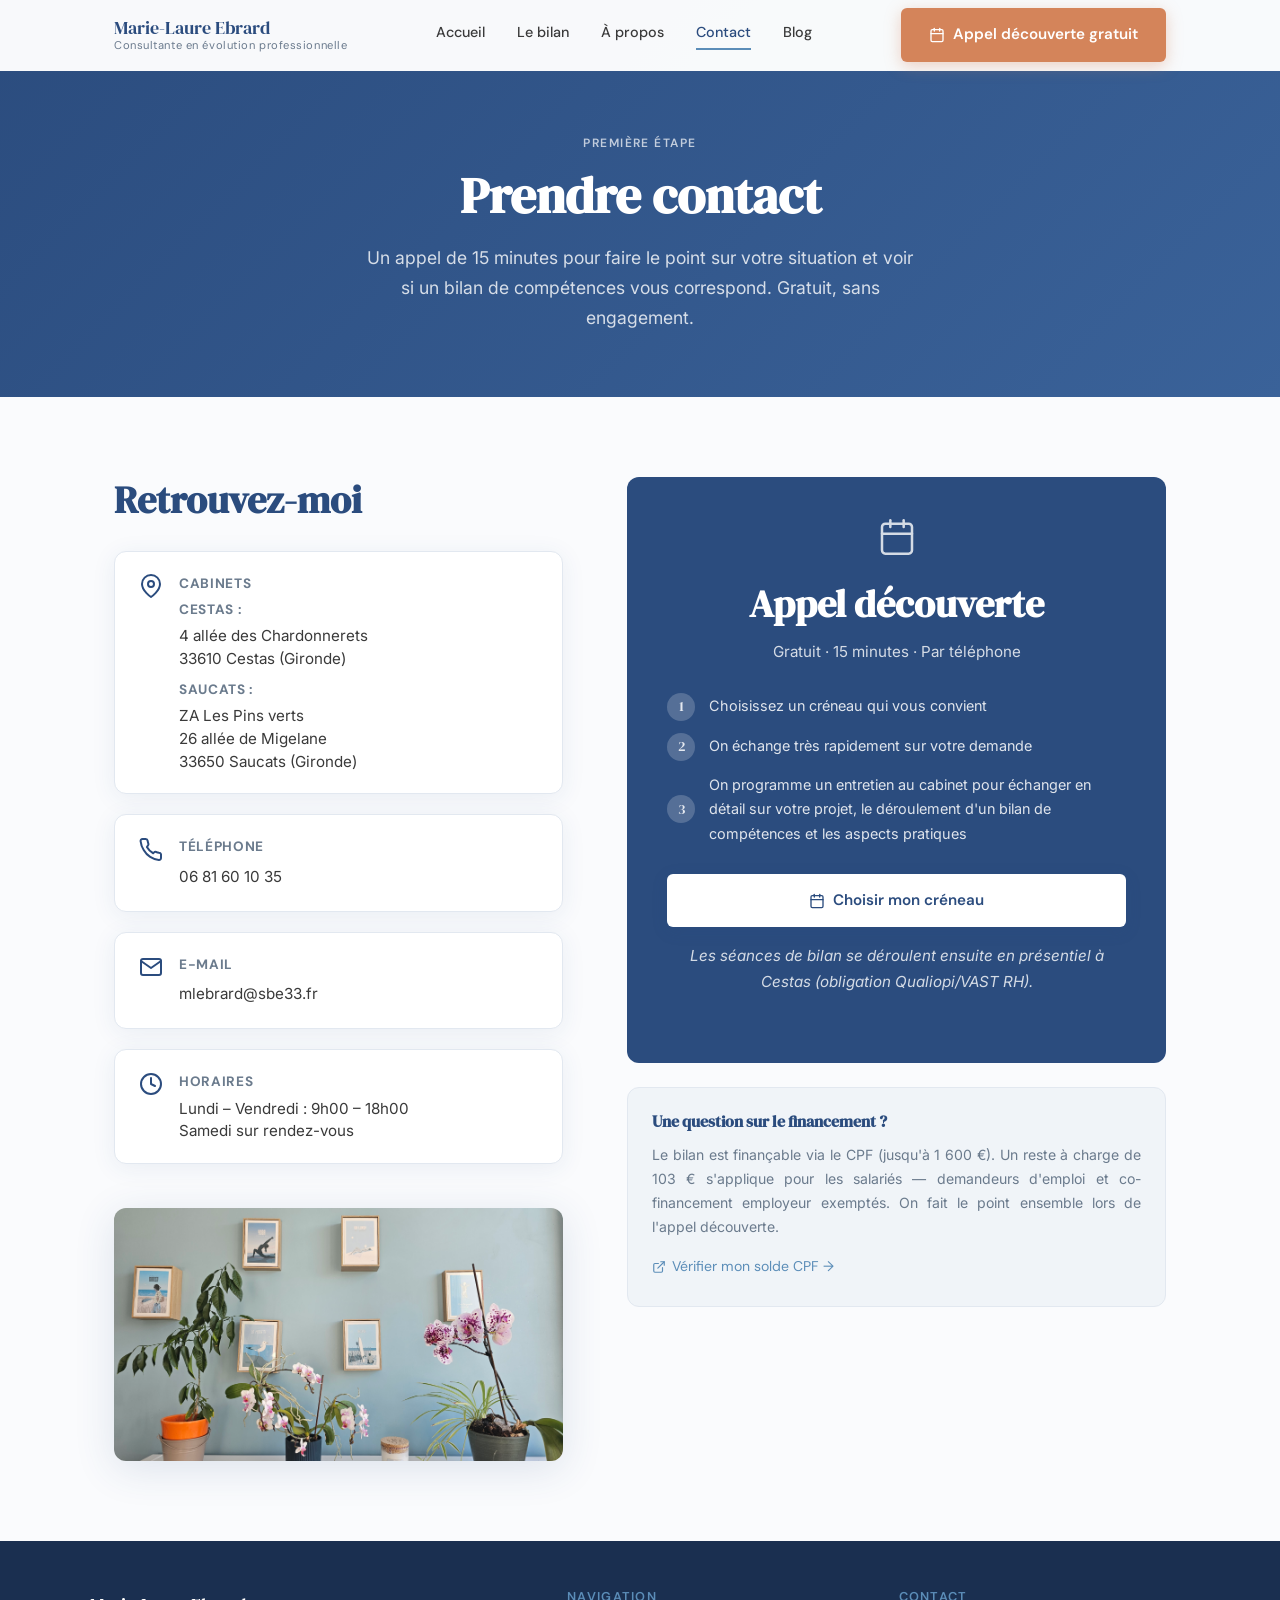
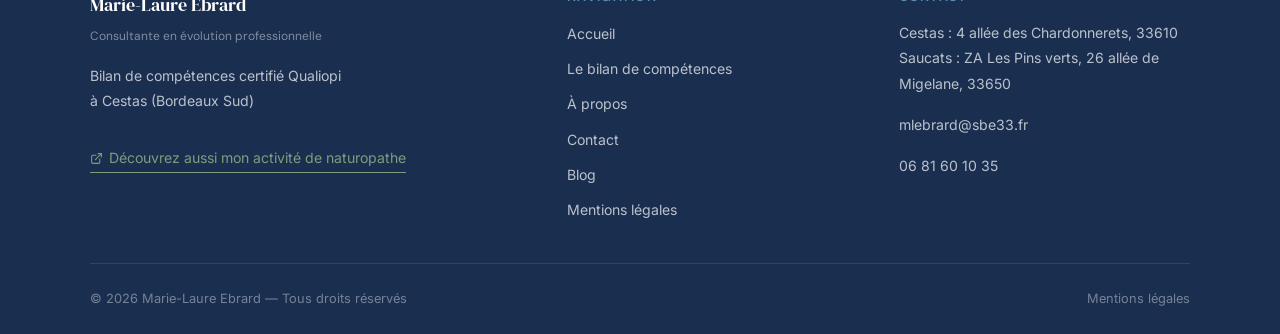
<file: contact.html>
<!DOCTYPE html>
<html lang="fr">
<head>
  <meta charset="UTF-8">
  <meta name="viewport" content="width=device-width, initial-scale=1.0">
  <title>Contact — Marie-Laure Ebrard | Bilan de compétences Cestas</title>
  <meta name="description" content="Prenez rendez-vous avec Marie-Laure Ebrard pour un appel découverte gratuit de 15 min. Cabinet à Cestas (Bordeaux Sud). Bilan de compétences Qualiopi CPF.">

  <link rel="preconnect" href="https://fonts.googleapis.com">
  <link rel="preconnect" href="https://fonts.gstatic.com" crossorigin>
  <link href="https://fonts.googleapis.com/css2?family=DM+Serif+Display:ital@0;1&family=DM+Sans:opsz,wght@9..40,400;9..40,500;9..40,600&family=Inter:wght@400;500;600&display=swap" rel="stylesheet">
  <link rel="stylesheet" href="assets/css/style.css?v=7">

  <style>
    .page-hero {
      background: linear-gradient(135deg, var(--bleu-profond) 0%, var(--bleu-moyen) 100%);
      padding: 8rem 1.5rem 4rem;
      text-align: center;
    }
    .page-hero h1 { color: #fff; margin-bottom: 1rem; }
    .page-hero p { color: rgba(255,255,255,0.8); font-size: 1.1rem; max-width: 560px; margin: 0 auto; }

    .contact-grille {
      display: grid;
      grid-template-columns: 1fr 1.2fr;
      gap: 4rem;
      align-items: start;
    }

    .contact-infos {
      display: flex;
      flex-direction: column;
      gap: 1.25rem;
    }

    .contact-item {
      display: flex;
      align-items: flex-start;
      gap: 1rem;
      padding: 1.25rem 1.5rem;
      background: #fff;
      border: 1px solid var(--bordure);
      border-radius: var(--rayon-large);
      box-shadow: var(--ombre);
    }

    .contact-item svg {
      width: 24px;
      height: 24px;
      color: var(--bleu-profond);
      flex-shrink: 0;
      margin-top: 0.15rem;
      stroke: currentColor;
    }

    .contact-item strong {
      display: block;
      font-family: var(--font-accent);
      font-size: 0.85rem;
      color: var(--texte-secondaire);
      text-transform: uppercase;
      letter-spacing: 0.05em;
      margin-bottom: 0.3rem;
    }

    .contact-item p,
    .contact-item a {
      font-size: 0.95rem;
      color: var(--texte-principal);
      line-height: 1.5;
      margin: 0;
    }

    .contact-item a:hover { color: var(--bleu-clair); }

    .carte-rdv {
      background: var(--bleu-profond);
      border-radius: var(--rayon-large);
      padding: 2.5rem;
      color: #fff;
      text-align: center;
    }

    .carte-rdv h2 {
      color: #fff;
      margin-bottom: 0.75rem;
    }

    .carte-rdv p {
      color: rgba(255,255,255,0.8);
      margin-bottom: 1.75rem;
      font-size: 0.95rem;
    }

    .etapes-rdv {
      display: flex;
      flex-direction: column;
      gap: 0.75rem;
      margin: 1.75rem 0;
      text-align: left;
    }

    .etape-rdv {
      display: flex;
      align-items: center;
      gap: 0.85rem;
      font-size: 0.9rem;
      color: rgba(255,255,255,0.85);
    }

    .etape-num {
      width: 28px;
      height: 28px;
      border-radius: 50%;
      background: rgba(255,255,255,0.2);
      display: flex;
      align-items: center;
      justify-content: center;
      font-family: var(--font-titre);
      font-size: 0.9rem;
      flex-shrink: 0;
    }

    .mention-presentiel {
      font-size: 0.82rem;
      color: rgba(255,255,255,0.6);
      margin-top: 1rem;
      font-style: italic;
    }

    .carte-photo {
      border-radius: var(--rayon-large);
      overflow: hidden;
      box-shadow: var(--ombre-forte);
      margin-top: 1.5rem;
    }

    .carte-photo img {
      width: 100%;
      display: block;
      aspect-ratio: 16/9;
      object-fit: cover;
      object-position: center;
    }

    @media (max-width: 640px) {
      .contact-grille { grid-template-columns: 1fr; gap: 2rem; }
    }
  </style>
</head>
<body>

<header class="site-header" role="banner">
  <div class="header-inner">
    <a href="index.html" class="logo">
      <span class="logo-nom">Marie-Laure Ebrard</span>
      <span class="logo-titre">Consultante en évolution professionnelle</span>
    </a>
    <button class="menu-toggle" aria-label="Ouvrir le menu" aria-expanded="false">
      <span></span><span></span><span></span>
    </button>
    <nav class="nav-principale" aria-label="Navigation principale">
      <a href="index.html">Accueil</a>
      <a href="bilan.html">Le bilan</a>
      <a href="apropos.html">À propos</a>
      <a href="contact.html">Contact</a>
      <a href="blog/index.html">Blog</a>
    </nav>
    <div class="nav-cta">
      <a href="https://cal.eu/mlebrard/decouverte-bilan" class="btn btn--principal" target="_blank" rel="noopener">
        <svg width="16" height="16" viewBox="0 0 24 24" fill="none" stroke="currentColor" stroke-width="2" stroke-linecap="round" stroke-linejoin="round" aria-hidden="true"><rect x="3" y="4" width="18" height="18" rx="2" ry="2"/><line x1="16" y1="2" x2="16" y2="6"/><line x1="8" y1="2" x2="8" y2="6"/><line x1="3" y1="10" x2="21" y2="10"/></svg>
        Appel découverte gratuit
      </a>
    </div>
  </div>
</header>

<section class="page-hero">
  <span class="etiquette etiquette--claire">Première étape</span>
  <h1>Prendre contact</h1>
  <p>Un appel de 15 minutes pour faire le point sur votre situation et voir si un bilan de compétences vous correspond. Gratuit, sans engagement.</p>
</section>

<section class="section section--blanc">
  <div class="conteneur">
    <div class="contact-grille">

      <div class="contact-infos fade-in">
        <h2 style="margin-bottom: 0.5rem;">Retrouvez-moi</h2>

        <div class="contact-item">
          <svg viewBox="0 0 24 24" fill="none" stroke="currentColor" stroke-width="2" stroke-linecap="round" stroke-linejoin="round" aria-hidden="true"><path d="M21 10c0 7-9 13-9 13s-9-6-9-13a9 9 0 0 1 18 0z"/><circle cx="12" cy="10" r="3"/></svg>
          <div>
            <strong>Cabinets</strong>
            <p><strong>Cestas :</strong> 4 allée des Chardonnerets<br>33610 Cestas (Gironde)</p>
            <p style="margin-top:0.6rem;"><strong>Saucats :</strong> ZA Les Pins verts<br>26 allée de Migelane<br>33650 Saucats (Gironde)</p>
          </div>
        </div>

        <div class="contact-item">
          <svg viewBox="0 0 24 24" fill="none" stroke="currentColor" stroke-width="2" stroke-linecap="round" stroke-linejoin="round" aria-hidden="true"><path d="M22 16.92v3a2 2 0 0 1-2.18 2 19.79 19.79 0 0 1-8.63-3.07A19.5 19.5 0 0 1 4.69 12 19.79 19.79 0 0 1 1.62 3.4 2 2 0 0 1 3.61 1h3a2 2 0 0 1 2 1.72c.127.96.361 1.903.7 2.81a2 2 0 0 1-.45 2.11L7.91 8.96a16 16 0 0 0 6.29 6.29l.86-.86a2 2 0 0 1 2.11-.45c.907.339 1.85.573 2.81.7A2 2 0 0 1 22 16.92z"/></svg>
          <div>
            <strong>Téléphone</strong>
            <a href="tel:+33681601035">06 81 60 10 35</a>
          </div>
        </div>

        <div class="contact-item">
          <svg viewBox="0 0 24 24" fill="none" stroke="currentColor" stroke-width="2" stroke-linecap="round" stroke-linejoin="round" aria-hidden="true"><path d="M4 4h16c1.1 0 2 .9 2 2v12c0 1.1-.9 2-2 2H4c-1.1 0-2-.9-2-2V6c0-1.1.9-2 2-2z"/><polyline points="22,6 12,13 2,6"/></svg>
          <div>
            <strong>E-mail</strong>
            <a href="mailto:mlebrard@sbe33.fr">mlebrard@sbe33.fr</a>
          </div>
        </div>

        <div class="contact-item">
          <svg viewBox="0 0 24 24" fill="none" stroke="currentColor" stroke-width="2" stroke-linecap="round" stroke-linejoin="round" aria-hidden="true"><circle cx="12" cy="12" r="10"/><polyline points="12 6 12 12 16 14"/></svg>
          <div>
            <strong>Horaires</strong>
            <p>Lundi – Vendredi : 9h00 – 18h00<br>Samedi sur rendez-vous</p>
          </div>
        </div>

        <div class="carte-photo">
          <img src="assets/images/cabinet/bureau2.jpg"
               alt="Cabinet de Marie-Laure Ebrard à Cestas — espace de consultation chaleureux"
               loading="lazy">
        </div>
      </div>

      <div class="fade-in">
        <div class="carte-rdv">
          <svg width="40" height="40" viewBox="0 0 24 24" fill="none" stroke="currentColor" stroke-width="1.5" stroke-linecap="round" stroke-linejoin="round" aria-hidden="true" style="margin: 0 auto 1rem; opacity:0.8;"><rect x="3" y="4" width="18" height="18" rx="2" ry="2"/><line x1="16" y1="2" x2="16" y2="6"/><line x1="8" y1="2" x2="8" y2="6"/><line x1="3" y1="10" x2="21" y2="10"/></svg>
          <h2>Appel découverte</h2>
          <p>Gratuit · 15 minutes · Par téléphone</p>

          <div class="etapes-rdv">
            <div class="etape-rdv">
              <span class="etape-num">1</span>
              Choisissez un créneau qui vous convient
            </div>
            <div class="etape-rdv">
              <span class="etape-num">2</span>
              On échange très rapidement sur votre demande
            </div>
            <div class="etape-rdv">
              <span class="etape-num">3</span>
              On programme un entretien au cabinet pour échanger en détail sur votre projet, le déroulement d'un bilan de compétences et les aspects pratiques
            </div>
          </div>

          <a href="https://cal.eu/mlebrard/decouverte-bilan"
             class="btn btn--blanc"
             target="_blank"
             rel="noopener"
             style="width:100%; justify-content:center;">
            <svg width="16" height="16" viewBox="0 0 24 24" fill="none" stroke="currentColor" stroke-width="2" stroke-linecap="round" stroke-linejoin="round" aria-hidden="true"><rect x="3" y="4" width="18" height="18" rx="2" ry="2"/><line x1="16" y1="2" x2="16" y2="6"/><line x1="8" y1="2" x2="8" y2="6"/><line x1="3" y1="10" x2="21" y2="10"/></svg>
            Choisir mon créneau
          </a>

          <p class="mention-presentiel">
            Les séances de bilan se déroulent ensuite en présentiel à Cestas (obligation Qualiopi/VAST RH).
          </p>
        </div>

        <div style="margin-top: 1.5rem; padding: 1.5rem; background: var(--gris-bleu); border-radius: var(--rayon-large); border: 1px solid var(--bordure);">
          <h3 style="font-size: 1rem; margin-bottom: 0.75rem;">Une question sur le financement ?</h3>
          <p style="font-size: 0.88rem; color: var(--texte-secondaire); margin-bottom: 1rem;">
            Le bilan est finançable via le CPF (jusqu'à 1 600 €). Un reste à charge de 103 € s'applique pour les salariés — demandeurs d'emploi et co-financement employeur exemptés. On fait le point ensemble lors de l'appel découverte.
          </p>
          <a href="https://moncompteformation.gouv.fr" target="_blank" rel="noopener"
             style="display: inline-flex; align-items: center; gap:0.4rem; color: var(--bleu-clair); font-size:0.88rem; font-family: var(--font-accent);">
            <svg width="14" height="14" viewBox="0 0 24 24" fill="none" stroke="currentColor" stroke-width="2" stroke-linecap="round" stroke-linejoin="round" aria-hidden="true"><path d="M18 13v6a2 2 0 0 1-2 2H5a2 2 0 0 1-2-2V8a2 2 0 0 1 2-2h6"/><polyline points="15 3 21 3 21 9"/><line x1="10" y1="14" x2="21" y2="3"/></svg>
            Vérifier mon solde CPF →
          </a>
        </div>
      </div>

    </div>
  </div>
</section>

<footer class="site-footer" role="contentinfo">
  <div class="footer-inner">
    <div class="footer-grille">
      <div class="footer-col">
        <div class="footer-logo-nom">Marie-Laure Ebrard</div>
        <div class="footer-logo-titre">Consultante en évolution professionnelle</div>
        <p>Bilan de compétences certifié Qualiopi<br>à Cestas (Bordeaux Sud)</p>
        <a href="https://mlebrard-naturopathe.fr" class="footer-naturo-lien" target="_blank" rel="noopener">
          <svg width="13" height="13" viewBox="0 0 24 24" fill="none" stroke="currentColor" stroke-width="2" stroke-linecap="round" stroke-linejoin="round" aria-hidden="true"><path d="M18 13v6a2 2 0 0 1-2 2H5a2 2 0 0 1-2-2V8a2 2 0 0 1 2-2h6"/><polyline points="15 3 21 3 21 9"/><line x1="10" y1="14" x2="21" y2="3"/></svg>
          Découvrez aussi mon activité de naturopathe
        </a>
      </div>
      <div class="footer-col">
        <h4>Navigation</h4>
        <ul>
          <li><a href="index.html">Accueil</a></li>
          <li><a href="bilan.html">Le bilan de compétences</a></li>
          <li><a href="apropos.html">À propos</a></li>
          <li><a href="contact.html">Contact</a></li>
          <li><a href="blog/index.html">Blog</a></li>
          <li><a href="mentions-legales.html">Mentions légales</a></li>
        </ul>
      </div>
      <div class="footer-col">
        <h4>Contact</h4>
        <p>Cestas : 4 allée des Chardonnerets, 33610<br>Saucats : ZA Les Pins verts, 26 allée de Migelane, 33650</p>
        <p><a href="mailto:mlebrard@sbe33.fr">mlebrard@sbe33.fr</a></p>
        <p><a href="tel:+33681601035">06 81 60 10 35</a></p>
      </div>
    </div>
    <div class="footer-bas">
      <span>© 2026 Marie-Laure Ebrard — Tous droits réservés</span>
      <a href="mentions-legales.html">Mentions légales</a>
    </div>
  </div>
</footer>

<script src="assets/js/main.js"></script>
</body>
</html>
</file>
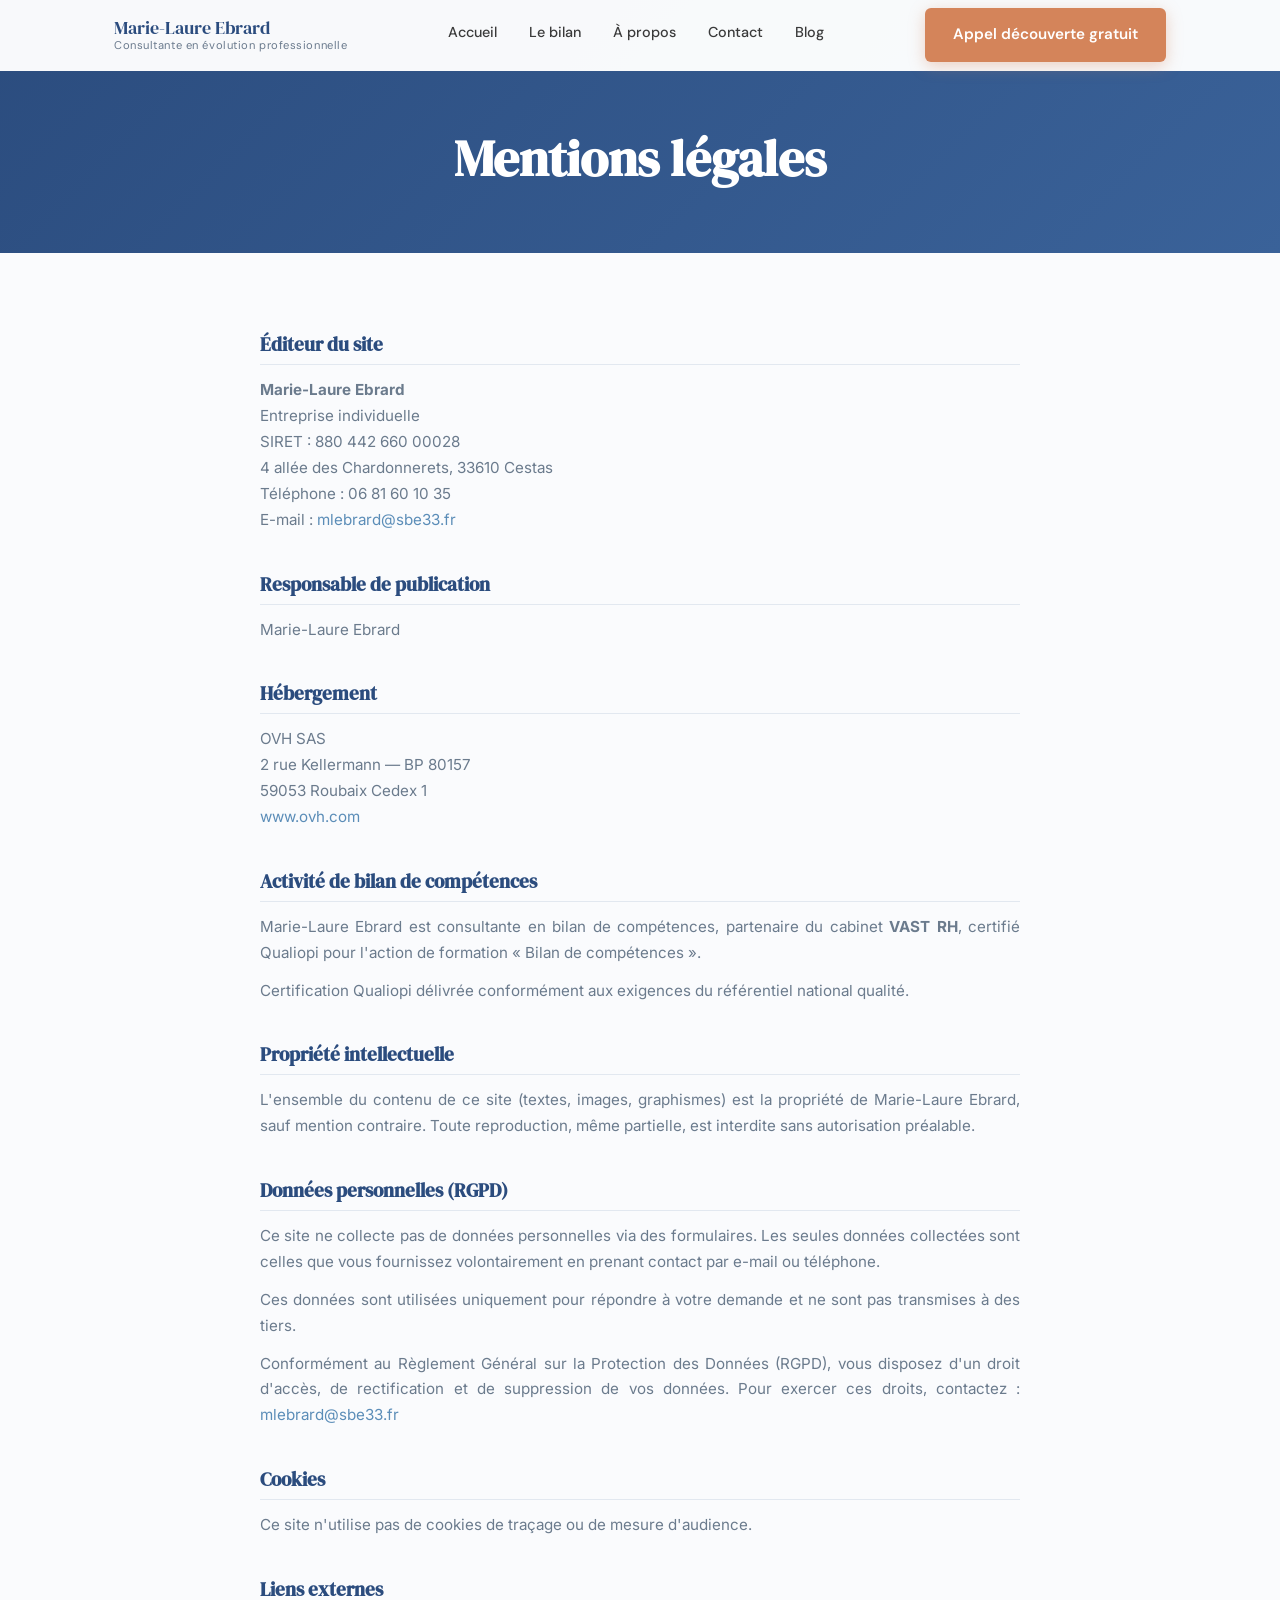
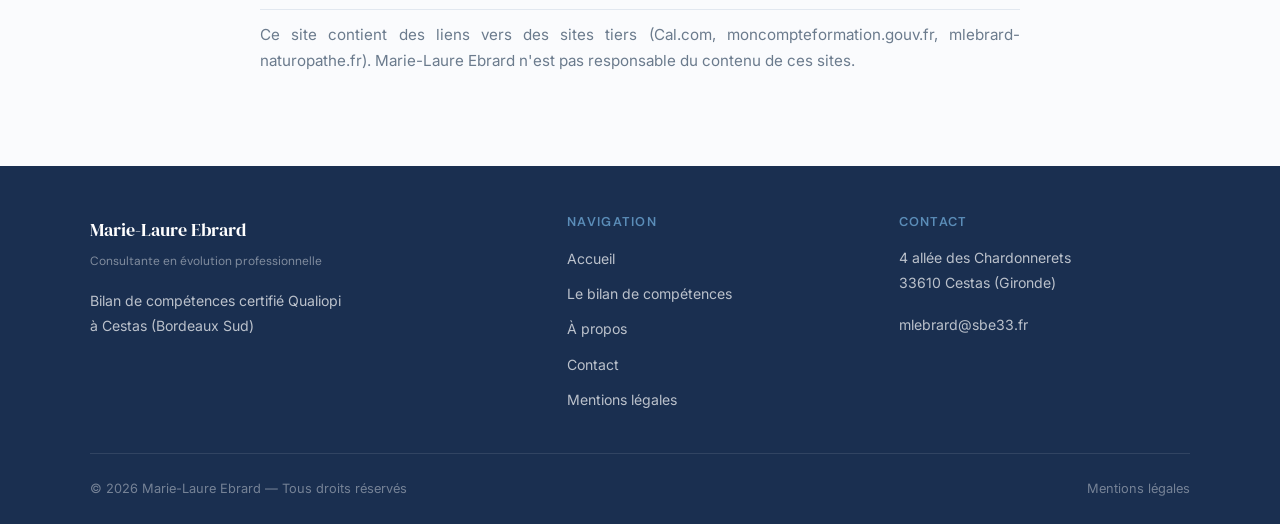
<file: mentions-legales.html>
<!DOCTYPE html>
<html lang="fr">
<head>
  <meta charset="UTF-8">
  <meta name="viewport" content="width=device-width, initial-scale=1.0">
  <title>Mentions légales — Marie-Laure Ebrard</title>
  <meta name="robots" content="noindex, follow">

  <link rel="preconnect" href="https://fonts.googleapis.com">
  <link rel="preconnect" href="https://fonts.gstatic.com" crossorigin>
  <link href="https://fonts.googleapis.com/css2?family=DM+Serif+Display:ital@0;1&family=DM+Sans:opsz,wght@9..40,400;9..40,500;9..40,600&family=Inter:wght@400;500;600&display=swap" rel="stylesheet">
  <link rel="stylesheet" href="assets/css/style.css?v=7">

  <style>
    .page-hero {
      background: linear-gradient(135deg, var(--bleu-profond) 0%, var(--bleu-moyen) 100%);
      padding: 8rem 1.5rem 4rem;
      text-align: center;
    }
    .page-hero h1 { color: #fff; }

    .mentions-contenu {
      max-width: 760px;
      margin: 0 auto;
    }

    .mentions-contenu h2 {
      font-size: 1.2rem;
      margin: 2.5rem 0 0.75rem;
      padding-bottom: 0.5rem;
      border-bottom: 1px solid var(--bordure);
    }

    .mentions-contenu h2:first-child { margin-top: 0; }

    .mentions-contenu p {
      color: var(--texte-secondaire);
      font-size: 0.95rem;
      margin-bottom: 0.75rem;
    }

    .mentions-contenu a { color: var(--bleu-clair); }
  </style>
</head>
<body>

<header class="site-header" role="banner">
  <div class="header-inner">
    <a href="index.html" class="logo">
      <span class="logo-nom">Marie-Laure Ebrard</span>
      <span class="logo-titre">Consultante en évolution professionnelle</span>
    </a>
    <button class="menu-toggle" aria-label="Ouvrir le menu" aria-expanded="false">
      <span></span><span></span><span></span>
    </button>
    <nav class="nav-principale" aria-label="Navigation principale">
      <a href="index.html">Accueil</a>
      <a href="bilan.html">Le bilan</a>
      <a href="apropos.html">À propos</a>
      <a href="contact.html">Contact</a>
      <a href="blog/index.html">Blog</a>
    </nav>
    <div class="nav-cta">
      <a href="https://cal.eu/mlebrard/decouverte-bilan" class="btn btn--principal" target="_blank" rel="noopener">
        Appel découverte gratuit
      </a>
    </div>
  </div>
</header>

<section class="page-hero">
  <h1>Mentions légales</h1>
</section>

<section class="section section--blanc">
  <div class="conteneur">
    <div class="mentions-contenu">

      <h2>Éditeur du site</h2>
      <p><strong>Marie-Laure Ebrard</strong><br>
      Entreprise individuelle<br>
      SIRET : 880 442 660 00028<br>
      4 allée des Chardonnerets, 33610 Cestas<br>
      Téléphone : 06 81 60 10 35<br>
      E-mail : <a href="mailto:mlebrard@sbe33.fr">mlebrard@sbe33.fr</a></p>

      <h2>Responsable de publication</h2>
      <p>Marie-Laure Ebrard</p>

      <h2>Hébergement</h2>
      <p>OVH SAS<br>
      2 rue Kellermann — BP 80157<br>
      59053 Roubaix Cedex 1<br>
      <a href="https://www.ovh.com" target="_blank" rel="noopener">www.ovh.com</a></p>

      <h2>Activité de bilan de compétences</h2>
      <p>Marie-Laure Ebrard est consultante en bilan de compétences, partenaire du cabinet <strong>VAST RH</strong>, certifié Qualiopi pour l'action de formation « Bilan de compétences ».</p>
      <p>Certification Qualiopi délivrée conformément aux exigences du référentiel national qualité.</p>

      <h2>Propriété intellectuelle</h2>
      <p>L'ensemble du contenu de ce site (textes, images, graphismes) est la propriété de Marie-Laure Ebrard, sauf mention contraire. Toute reproduction, même partielle, est interdite sans autorisation préalable.</p>

      <h2>Données personnelles (RGPD)</h2>
      <p>Ce site ne collecte pas de données personnelles via des formulaires. Les seules données collectées sont celles que vous fournissez volontairement en prenant contact par e-mail ou téléphone.</p>
      <p>Ces données sont utilisées uniquement pour répondre à votre demande et ne sont pas transmises à des tiers.</p>
      <p>Conformément au Règlement Général sur la Protection des Données (RGPD), vous disposez d'un droit d'accès, de rectification et de suppression de vos données. Pour exercer ces droits, contactez : <a href="mailto:mlebrard@sbe33.fr">mlebrard@sbe33.fr</a></p>

      <h2>Cookies</h2>
      <p>Ce site n'utilise pas de cookies de traçage ou de mesure d'audience.</p>

      <h2>Liens externes</h2>
      <p>Ce site contient des liens vers des sites tiers (Cal.com, moncompteformation.gouv.fr, mlebrard-naturopathe.fr). Marie-Laure Ebrard n'est pas responsable du contenu de ces sites.</p>

    </div>
  </div>
</section>

<footer class="site-footer" role="contentinfo">
  <div class="footer-inner">
    <div class="footer-grille">
      <div class="footer-col">
        <div class="footer-logo-nom">Marie-Laure Ebrard</div>
        <div class="footer-logo-titre">Consultante en évolution professionnelle</div>
        <p>Bilan de compétences certifié Qualiopi<br>à Cestas (Bordeaux Sud)</p>
      </div>
      <div class="footer-col">
        <h4>Navigation</h4>
        <ul>
          <li><a href="index.html">Accueil</a></li>
          <li><a href="bilan.html">Le bilan de compétences</a></li>
          <li><a href="apropos.html">À propos</a></li>
          <li><a href="contact.html">Contact</a></li>
          <li><a href="mentions-legales.html">Mentions légales</a></li>
        </ul>
      </div>
      <div class="footer-col">
        <h4>Contact</h4>
        <p>4 allée des Chardonnerets<br>33610 Cestas (Gironde)</p>
        <p><a href="mailto:mlebrard@sbe33.fr">mlebrard@sbe33.fr</a></p>
      </div>
    </div>
    <div class="footer-bas">
      <span>© 2026 Marie-Laure Ebrard — Tous droits réservés</span>
      <a href="mentions-legales.html">Mentions légales</a>
    </div>
  </div>
</footer>

<script src="assets/js/main.js"></script>
</body>
</html>
</file>
<file: assets/css/style.css>
/* ================================================
   MARIE-LAURE EBRARD — ÉVOLUTION PROFESSIONNELLE
   Design system global
   ================================================ */

/* ---- Variables ---- */
:root {
  --bleu-profond:     #2B4C7E;
  --bleu-moyen:       #3A6299;
  --bleu-clair:       #5B8DB8;
  --bleu-tres-clair:  #EAF1F8;
  --blanc-casse:      #FAFBFD;
  --gris-bleu:        #F0F4F8;
  --texte-principal:  #3A3A3A;
  --texte-secondaire: #6B7B8D;
  --bordure:          #E2E8F0;
  --vert-sauge:       #7A9E7E;
  --orange-cta:       #D4845A;
  --orange-hover:     #be6f46;

  --font-titre: 'DM Serif Display', Georgia, serif;
  --font-corps:  'Inter', system-ui, sans-serif;
  --font-accent: 'DM Sans', system-ui, sans-serif;

  --rayon: 6px;
  --rayon-large: 12px;
  --ombre: 0 4px 24px rgba(43,76,126,0.08);
  --ombre-forte: 0 8px 40px rgba(43,76,126,0.14);

  --max-largeur: 1100px;
  --padding-section: 5rem 1.5rem;
}

/* ---- Reset ---- */
*, *::before, *::after { box-sizing: border-box; margin: 0; padding: 0; }
html { scroll-behavior: smooth; }
img { display: block; max-width: 100%; height: auto; }
a { color: inherit; text-decoration: none; }
ul { list-style: none; }

/* ---- Base ---- */
body {
  background-color: var(--blanc-casse);
  color: var(--texte-principal);
  font-family: var(--font-corps);
  font-size: 1rem;
  line-height: 1.7;
}

/* ---- Typographie ---- */
h1, h2, h3, h4 {
  font-family: var(--font-titre);
  line-height: 1.2;
  color: var(--bleu-profond);
}

h1 { font-size: clamp(2rem, 5vw, 3.2rem); }
h2 { font-size: clamp(1.6rem, 3.5vw, 2.4rem); }
h3 { font-size: clamp(1.15rem, 2vw, 1.4rem); }

p { margin-bottom: 1rem; text-align: justify; hyphens: auto; }
p:last-child { margin-bottom: 0; }

/* ---- Utilitaires ---- */
.conteneur {
  max-width: var(--max-largeur);
  margin: 0 auto;
  padding: 0 1.5rem;
}

.etiquette {
  display: inline-block;
  font-family: var(--font-accent);
  font-size: 0.75rem;
  font-weight: 600;
  letter-spacing: 0.12em;
  text-transform: uppercase;
  color: var(--bleu-clair);
  margin-bottom: 0.75rem;
}

.etiquette--claire {
  color: rgba(255,255,255,0.7);
}

/* ---- Boutons ---- */
.btn {
  display: inline-flex;
  align-items: center;
  gap: 0.5rem;
  font-family: var(--font-accent);
  font-weight: 600;
  font-size: 0.95rem;
  padding: 0.85rem 1.75rem;
  border-radius: var(--rayon);
  transition: background-color 0.2s, transform 0.15s, box-shadow 0.2s;
  cursor: pointer;
  border: none;
  text-decoration: none;
  white-space: nowrap;
}

.btn--principal {
  background-color: var(--orange-cta);
  color: #fff;
  box-shadow: 0 4px 16px rgba(212,132,90,0.35);
}

.btn--principal:hover {
  background-color: var(--orange-hover);
  transform: translateY(-1px);
  box-shadow: 0 6px 20px rgba(212,132,90,0.45);
}

.btn--secondaire {
  background-color: transparent;
  color: var(--bleu-profond);
  border: 2px solid var(--bleu-profond);
}

.btn--secondaire:hover {
  background-color: var(--bleu-profond);
  color: #fff;
}

.btn--blanc {
  background-color: #fff;
  color: var(--bleu-profond);
  box-shadow: 0 4px 16px rgba(43,76,126,0.15);
}

.btn--blanc:hover {
  background-color: var(--bleu-tres-clair);
}

/* ---- Fade-in au scroll ---- */
.fade-in {
  opacity: 0;
  transform: translateY(24px);
  transition: opacity 0.6s ease, transform 0.6s ease;
}

.fade-in.visible {
  opacity: 1;
  transform: translateY(0);
}

/* ================================================
   HEADER
   ================================================ */
.site-header {
  position: fixed;
  top: 0;
  left: 0;
  right: 0;
  z-index: 100;
  background: rgba(255,255,255,0.97);
  border-bottom: 1px solid transparent;
  transition: border-color 0.3s, box-shadow 0.3s;
}

.site-header.scrolled {
  border-color: var(--bordure);
  box-shadow: var(--ombre);
}

.header-inner {
  display: flex;
  align-items: center;
  justify-content: space-between;
  height: 70px;
  max-width: var(--max-largeur);
  margin: 0 auto;
  padding: 0 1.5rem;
}

.logo {
  display: flex;
  flex-direction: column;
  line-height: 1.2;
}

.logo-nom {
  font-family: var(--font-titre);
  font-size: 1.1rem;
  color: var(--bleu-profond);
}

.logo-titre {
  font-family: var(--font-accent);
  font-size: 0.7rem;
  color: var(--texte-secondaire);
  letter-spacing: 0.05em;
}

/* ---- Nav desktop ---- */
.nav-principale {
  display: flex;
  align-items: center;
  gap: 2rem;
}

.nav-principale a {
  font-family: var(--font-accent);
  font-size: 0.9rem;
  font-weight: 500;
  color: var(--texte-principal);
  padding-bottom: 3px;
  border-bottom: 2px solid transparent;
  transition: color 0.2s, border-color 0.2s;
}

.nav-principale a:hover,
.nav-principale a.active {
  color: var(--bleu-profond);
  border-color: var(--bleu-clair);
}

.nav-cta {
  display: flex;
  align-items: center;
  gap: 1rem;
}

/* ---- Burger ---- */
.menu-toggle {
  display: none;
  flex-direction: column;
  justify-content: space-between;
  width: 26px;
  height: 18px;
  cursor: pointer;
  background: none;
  border: none;
  padding: 0;
}

.menu-toggle span {
  display: block;
  height: 2px;
  background-color: var(--bleu-profond);
  border-radius: 2px;
  transition: transform 0.3s, opacity 0.3s;
}

.menu-toggle.ouvert span:nth-child(1) { transform: translateY(8px) rotate(45deg); }
.menu-toggle.ouvert span:nth-child(2) { opacity: 0; }
.menu-toggle.ouvert span:nth-child(3) { transform: translateY(-8px) rotate(-45deg); }

/* ================================================
   HERO — image plein-cadre + dégradé bleu à gauche
   ================================================ */
.hero {
  position: relative;
  padding-top: 70px; /* hauteur du header fixe */
  background-color: var(--bleu-profond);
  overflow: hidden;
  min-height: 520px;
}

/* Image de fond — positionnée via img tag pour éviter les problèmes de chemin CSS */
.hero-bg {
  position: absolute;
  inset: 0;
  width: 100%;
  height: 100%;
  object-fit: cover;
  object-position: center right;
  z-index: 0;
  display: block;
}

/* Dégradé opaque à gauche pour lisibilité, fondu vers la photo */
.hero-overlay {
  position: absolute;
  inset: 0;
  background: linear-gradient(
    to right,
    rgba(43, 76, 126, 0.97) 0%,
    rgba(43, 76, 126, 0.93) 38%,
    rgba(43, 76, 126, 0.55) 60%,
    rgba(43, 76, 126, 0.10) 80%,
    transparent 100%
  );
  pointer-events: none;
  z-index: 1;
}

.hero-contenu {
  position: relative;
  z-index: 2;
  max-width: 660px;
  padding: 5rem max(5%, 2rem) 5rem max(5%, 2rem);
}

.hero-contenu h1 {
  color: #fff;
  margin-bottom: 1rem;
}

.hero-identite {
  font-family: var(--font-accent);
  font-size: 0.9rem;
  color: rgba(255,255,255,0.72);
  margin-bottom: 1.25rem;
  display: flex;
  align-items: center;
  gap: 0.5rem;
  flex-wrap: wrap;
}

.hero-identite .separateur {
  opacity: 0.4;
}

.hero-accroche {
  font-size: 1.05rem;
  color: rgba(255,255,255,0.87);
  max-width: 540px;
  margin-bottom: 2rem;
  line-height: 1.7;
}

.hero-badges {
  display: flex;
  gap: 0.6rem;
  flex-wrap: wrap;
  margin-top: 1.5rem;
}

.badge {
  display: inline-flex;
  align-items: center;
  gap: 0.4rem;
  font-family: var(--font-accent);
  font-size: 0.76rem;
  font-weight: 500;
  color: rgba(255,255,255,0.9);
  background: rgba(255,255,255,0.13);
  border: 1px solid rgba(255,255,255,0.22);
  padding: 0.3rem 0.7rem;
  border-radius: 20px;
  backdrop-filter: blur(4px);
}

.badge svg {
  width: 13px;
  height: 13px;
  flex-shrink: 0;
}

/* ================================================
   SECTION GÉNÉRIQUE
   ================================================ */
.section {
  padding: var(--padding-section);
}

.section--blanc { background-color: var(--blanc-casse); }
.section--gris  { background-color: var(--gris-bleu); }
.section--bleu  { background-color: var(--bleu-profond); }

.section-entete {
  text-align: center;
  max-width: 640px;
  margin: 0 auto 3rem;
}

.section-entete h2 {
  margin-bottom: 1rem;
}

.section-entete p {
  color: var(--texte-secondaire);
  font-size: 1.05rem;
}

/* ================================================
   SECTION "EN QUOI LE BILAN PEUT VOUS AIDER"
   ================================================ */
.grille-avantages {
  display: grid;
  grid-template-columns: repeat(4, 1fr);
  gap: 1.5rem;
}

.carte-avantage {
  background: #fff;
  border: 1px solid var(--bordure);
  border-radius: var(--rayon-large);
  padding: 2rem 1.5rem;
  text-align: center;
  box-shadow: var(--ombre);
  transition: transform 0.25s, box-shadow 0.25s;
}

.carte-avantage:hover {
  transform: translateY(-4px);
  box-shadow: var(--ombre-forte);
}

.carte-icone {
  width: 56px;
  height: 56px;
  background: var(--bleu-tres-clair);
  border-radius: 50%;
  display: flex;
  align-items: center;
  justify-content: center;
  margin: 0 auto 1.25rem;
}

.carte-icone svg {
  width: 26px;
  height: 26px;
  color: var(--bleu-profond);
  stroke: currentColor;
}

.carte-avantage h3 {
  font-size: 1.05rem;
  margin-bottom: 0.5rem;
}

.carte-avantage p {
  font-size: 0.9rem;
  color: var(--texte-secondaire);
  line-height: 1.5;
}

.section-lien {
  text-align: center;
  margin-top: 2.5rem;
}

/* ================================================
   SECTION "LES 3 PHASES"
   ================================================ */
.phases {
  display: grid;
  grid-template-columns: repeat(4, 1fr);
  gap: 2rem;
  position: relative;
}

.phases::before {
  content: '';
  position: absolute;
  top: 2.5rem;
  left: calc(12.5% + 1rem);
  right: calc(12.5% + 1rem);
  height: 2px;
  background: linear-gradient(to right, var(--bleu-clair), var(--bleu-profond));
  z-index: 0;
}

.phase {
  position: relative;
  z-index: 1;
  text-align: center;
  padding: 0 1rem;
}

.phase-numero {
  width: 52px;
  height: 52px;
  background: var(--bleu-profond);
  color: #fff;
  border-radius: 50%;
  display: flex;
  align-items: center;
  justify-content: center;
  font-family: var(--font-titre);
  font-size: 1.3rem;
  margin: 0 auto 1.25rem;
  position: relative;
  z-index: 2;
  box-shadow: 0 0 0 6px var(--gris-bleu);
}

.phase h3 {
  margin-bottom: 0.5rem;
}

.phase p {
  font-size: 0.9rem;
  color: var(--texte-secondaire);
}

.phase-duree {
  display: inline-block;
  font-size: 0.78rem;
  font-family: var(--font-accent);
  font-weight: 600;
  color: var(--bleu-clair);
  background: var(--bleu-tres-clair);
  padding: 0.2rem 0.6rem;
  border-radius: 20px;
  margin-top: 0.5rem;
}

/* ================================================
   SECTION "MON APPROCHE"
   ================================================ */
.approche-grille {
  display: grid;
  grid-template-columns: 1fr 1fr;
  gap: 4rem;
  align-items: center;
}

.approche-image {
  position: relative;
}

.approche-image img {
  width: 100%;
  border-radius: var(--rayon-large);
  box-shadow: var(--ombre-forte);
  display: block;
}

.approche-badge-flottant {
  position: absolute;
  bottom: -1.5rem;
  right: -1.5rem;
  background: var(--bleu-profond);
  color: #fff;
  padding: 1rem 1.25rem;
  border-radius: var(--rayon-large);
  text-align: center;
  box-shadow: var(--ombre-forte);
  font-family: var(--font-accent);
  min-width: 130px;
}

.approche-badge-flottant strong {
  display: block;
  font-size: 1.8rem;
  font-family: var(--font-titre);
  line-height: 1;
}

.approche-badge-flottant span {
  font-size: 0.72rem;
  opacity: 0.85;
  line-height: 1.3;
}

.approche-texte h2 {
  margin-bottom: 1.25rem;
}

.approche-texte p {
  color: var(--texte-secondaire);
  margin-bottom: 1rem;
}

.approche-competences {
  display: flex;
  flex-direction: column;
  gap: 0.75rem;
  margin: 1.75rem 0;
}

.competence {
  display: flex;
  align-items: flex-start;
  gap: 0.85rem;
}

.competence-icone {
  width: 36px;
  height: 36px;
  flex-shrink: 0;
  background: var(--bleu-tres-clair);
  border-radius: 50%;
  display: flex;
  align-items: center;
  justify-content: center;
  margin-top: 0.1rem;
}

.competence-icone svg {
  width: 18px;
  height: 18px;
  color: var(--bleu-profond);
  stroke: currentColor;
}

.competence-texte strong {
  display: block;
  font-size: 0.9rem;
  font-family: var(--font-accent);
  color: var(--bleu-profond);
  margin-bottom: 0.1rem;
}

.competence-texte span {
  font-size: 0.85rem;
  color: var(--texte-secondaire);
}

.lien-naturo {
  display: inline-flex;
  align-items: center;
  gap: 0.4rem;
  font-size: 0.88rem;
  color: var(--vert-sauge);
  font-family: var(--font-accent);
  font-weight: 500;
  border-bottom: 1px solid var(--vert-sauge);
  padding-bottom: 1px;
  transition: opacity 0.2s;
}

.lien-naturo:hover { opacity: 0.75; }

/* ================================================
   SECTION "TÉMOIGNAGES"
   ================================================ */
/* Carousel témoignages */
.carousel {
  position: relative;
  overflow: hidden;
  width: 100%;
}

.carousel-track {
  display: flex;
  flex-wrap: nowrap;
  transition: transform 0.45s cubic-bezier(0.4, 0, 0.2, 1);
  will-change: transform;
}

.temoignage {
  flex: 0 0 auto; /* largeur fixée en px par JS */
  background: #fff;
  border: 1px solid var(--bordure);
  border-radius: var(--rayon-large);
  padding: 2.5rem 3rem;
  box-shadow: var(--ombre);
  display: flex;
  flex-direction: column;
  gap: 1.25rem;
}

.carousel-nav {
  display: flex;
  align-items: center;
  justify-content: center;
  gap: 1rem;
  margin-top: 1.75rem;
}

.carousel-btn {
  width: 40px;
  height: 40px;
  border-radius: 50%;
  border: 1.5px solid var(--bordure);
  background: #fff;
  color: var(--bleu-profond);
  cursor: pointer;
  display: flex;
  align-items: center;
  justify-content: center;
  transition: background 0.2s, border-color 0.2s;
  flex-shrink: 0;
}
.carousel-btn:hover { background: var(--bleu-tres-clair); border-color: var(--bleu-clair); }
.carousel-btn svg { width: 18px; height: 18px; stroke: currentColor; }

.carousel-dots {
  display: flex;
  gap: 0.5rem;
  align-items: center;
}

.carousel-dot {
  width: 8px;
  height: 8px;
  border-radius: 50%;
  background: var(--bordure);
  border: none;
  cursor: pointer;
  transition: background 0.2s, transform 0.2s;
  padding: 0;
}
.carousel-dot.actif {
  background: var(--bleu-profond);
  transform: scale(1.3);
}

.temoignage-etoiles {
  color: #F5A623;
  font-size: 1.1rem;
  letter-spacing: 0.1em;
}

.temoignage-texte {
  font-style: italic;
  color: var(--texte-principal);
  line-height: 1.65;
  margin: 0;
  flex: 1;
  text-align: left;
  hyphens: none;
}

.temoignage-auteur {
  display: flex;
  flex-direction: column;
  gap: 0.2rem;
  border-top: 1px solid var(--bordure);
  padding-top: 0.75rem;
}

.temoignage-nom {
  font-family: var(--font-accent);
  font-size: 0.9rem;
  font-weight: 600;
  color: var(--bleu-profond);
}

.temoignage-source {
  font-family: var(--font-accent);
  font-size: 0.8rem;
  font-weight: 400;
  color: var(--texte-secondaire);
}

.temoignages-placeholder {
  text-align: center;
  padding: 2rem;
  background: var(--bleu-tres-clair);
  border-radius: var(--rayon-large);
  color: var(--texte-secondaire);
  font-family: var(--font-accent);
  font-size: 0.95rem;
  max-width: 480px;
  margin: 0 auto;
}

/* ================================================
   SECTION "CRÉDIBILITÉ"
   ================================================ */
.credibilite-grille {
  display: grid;
  grid-template-columns: 1fr 1fr;
  gap: 2.5rem;
  align-items: center;
}

.credibilite-logos {
  display: flex;
  flex-direction: column;
  gap: 1.25rem;
}

.credibilite-item {
  display: flex;
  align-items: center;
  gap: 1.25rem;
  background: #fff;
  border: 1px solid var(--bordure);
  border-radius: var(--rayon-large);
  padding: 1.25rem 1.5rem;
  box-shadow: var(--ombre);
}

.credibilite-item svg {
  width: 36px;
  height: 36px;
  color: var(--bleu-profond);
  flex-shrink: 0;
  stroke: currentColor;
}

.credibilite-item-texte strong {
  display: block;
  font-family: var(--font-accent);
  font-size: 0.95rem;
  color: var(--bleu-profond);
  margin-bottom: 0.2rem;
}

.credibilite-item-texte span {
  font-size: 0.83rem;
  color: var(--texte-secondaire);
}

.credibilite-certificat {
  border-radius: var(--rayon-large);
  overflow: hidden;
  box-shadow: var(--ombre-forte);
  border: 1px solid var(--bordure);
}

.credibilite-certificat img {
  width: 100%;
  display: block;
}

/* ================================================
   SECTION CTA FINAL
   ================================================ */
.cta-final {
  text-align: center;
  padding: 5rem 1.5rem;
  background: linear-gradient(135deg, var(--bleu-profond) 0%, var(--bleu-moyen) 100%);
}

.cta-final h2 {
  color: #fff;
  margin-bottom: 1rem;
}

.cta-final p {
  color: rgba(255,255,255,0.8);
  font-size: 1.05rem;
  max-width: 480px;
  margin: 0 auto 2rem;
}

/* ================================================
   FOOTER
   ================================================ */
.site-footer {
  background-color: #1a2f50;
  color: rgba(255,255,255,0.75);
  padding: 3rem 1.5rem 1.5rem;
}

.footer-inner {
  max-width: var(--max-largeur);
  margin: 0 auto;
}

.footer-grille {
  display: grid;
  grid-template-columns: 1.5fr 1fr 1fr;
  gap: 2.5rem;
  padding-bottom: 2rem;
  border-bottom: 1px solid rgba(255,255,255,0.1);
}

.footer-logo-nom {
  font-family: var(--font-titre);
  font-size: 1.15rem;
  color: #fff;
  margin-bottom: 0.4rem;
}

.footer-logo-titre {
  font-family: var(--font-accent);
  font-size: 0.75rem;
  opacity: 0.6;
  margin-bottom: 1rem;
}

.footer-col h4 {
  font-family: var(--font-accent);
  font-size: 0.8rem;
  font-weight: 600;
  letter-spacing: 0.1em;
  text-transform: uppercase;
  color: rgba(255,255,255,0.5);
  margin-bottom: 1rem;
  color: var(--bleu-clair);
}

.footer-col p,
.footer-col a {
  font-size: 0.88rem;
  line-height: 1.8;
  color: rgba(255,255,255,0.7);
  transition: color 0.2s;
}

.footer-col a:hover {
  color: #fff;
}

.footer-col ul li {
  margin-bottom: 0.5rem;
}

.footer-naturo-lien {
  display: inline-flex;
  align-items: center;
  gap: 0.4rem;
  margin-top: 1rem;
  font-size: 0.85rem;
  color: var(--vert-sauge) !important;
  border-bottom: 1px solid var(--vert-sauge);
  padding-bottom: 1px;
}

.footer-bas {
  padding-top: 1.5rem;
  display: flex;
  justify-content: space-between;
  align-items: center;
  font-size: 0.8rem;
  color: rgba(255,255,255,0.4);
  flex-wrap: wrap;
  gap: 0.5rem;
}

/* ================================================
   EXCEPTIONS À LA JUSTIFICATION GLOBALE
   Zones courtes, centrées ou de nature UI où justify
   ne s'applique pas (hero, CTA, cartes courtes, footer)
   ================================================ */

/* Sections centrées — sous-titres */
.section-entete p { text-align: center; hyphens: none; }

/* Hero accueil */
.hero-accroche { text-align: left; hyphens: none; }
.hero-identite  { text-align: left; hyphens: none; }

/* Hero pages intérieures */
.page-hero p { text-align: center !important; hyphens: none !important; }

/* CTA final */
.cta-final p { text-align: center; hyphens: none; }

/* Cartes courtes — texte court, gauche plus lisible */
.carte-avantage p    { text-align: left; hyphens: none; }
.phase p             { text-align: left; hyphens: none; }
.financement-carte p { text-align: left; hyphens: none; }
.synergie-carte p    { text-align: left; hyphens: none; }
.credibilite-item-texte span { text-align: left; hyphens: none; }

/* Contact — infos pratiques */
.contact-item p { text-align: left; hyphens: none; }
.carte-rdv p    { text-align: center; hyphens: none; }

/* Footer — coordonnées */
.footer-col p { text-align: left; hyphens: none; }

/* Placeholder blog/témoignages */
.temoignages-placeholder { text-align: center; }
.temoignages-placeholder p { text-align: center; hyphens: none; }
.blog-vide p { text-align: center; hyphens: none; }

/* ================================================
   RESPONSIVE
   ================================================ */
@media (max-width: 900px) {
  .grille-avantages { grid-template-columns: repeat(2, 1fr); }
  .phases { grid-template-columns: repeat(2, 1fr); gap: 1.5rem; }
  .phases::before { display: none; }
  .approche-grille { grid-template-columns: 1fr; gap: 2.5rem; }
  .approche-image { max-width: 340px; margin: 0 auto; }
  .approche-badge-flottant { right: 0; bottom: -1rem; }
  .credibilite-grille { grid-template-columns: 1fr; }
  .footer-grille { grid-template-columns: 1fr 1fr; }
  .hero { background-position: center center; }
  .hero-contenu { padding: 3rem 1.5rem 3rem; max-width: 100%; }
}

@media (max-width: 640px) {
  :root { --padding-section: 3.5rem 1.25rem; }

  /* Logo — masquer le sous-titre sur petits écrans pour éviter les débordements */
  .logo-titre { display: none; }

  /* Navigation mobile */
  .nav-principale {
    display: none;
    position: fixed;
    top: 70px;
    left: 0;
    right: 0;
    background: #fff;
    flex-direction: column;
    align-items: stretch;
    padding: 1.5rem;
    gap: 0;
    border-top: 1px solid var(--bordure);
    box-shadow: var(--ombre-forte);
  }
  .nav-principale.ouverte { display: flex; }
  .nav-principale a {
    padding: 0.85rem 0;
    border-bottom: 1px solid var(--bordure);
    font-size: 1rem;
  }
  .nav-principale a:last-child { border-bottom: none; }
  .nav-cta .btn { display: none; }
  .menu-toggle { display: flex; }

  /* Grilles */
  .grille-avantages { grid-template-columns: 1fr; }
  .temoignage { padding: 1.75rem 1.25rem; }
  .temoignage-texte { text-align: left; hyphens: none; }
  .footer-grille { grid-template-columns: 1fr; }
  .footer-bas { flex-direction: column; text-align: center; }

  /* Hero accueil */
  .hero-contenu { padding: 2.5rem 1.25rem 3rem; }
  .hero-badges { display: none; }
  .hero-overlay { background: linear-gradient(to bottom, rgba(43,76,126,0.95) 0%, rgba(43,76,126,0.88) 100%); }
  .approche-badge-flottant { display: none; }

  /* Hero des pages intérieures — réduire le padding (surchargé sur les pages inline) */
  .page-hero { padding: 6rem 1.25rem 3rem !important; }
  .page-hero p { font-size: 1rem !important; }

  /* Boutons : autoriser le retour à la ligne + pleine largeur dans les zones CTA */
  .btn { white-space: normal; }
  .hero-contenu .btn--principal,
  .cta-final .btn { width: 100%; justify-content: center; }
}
</file>
